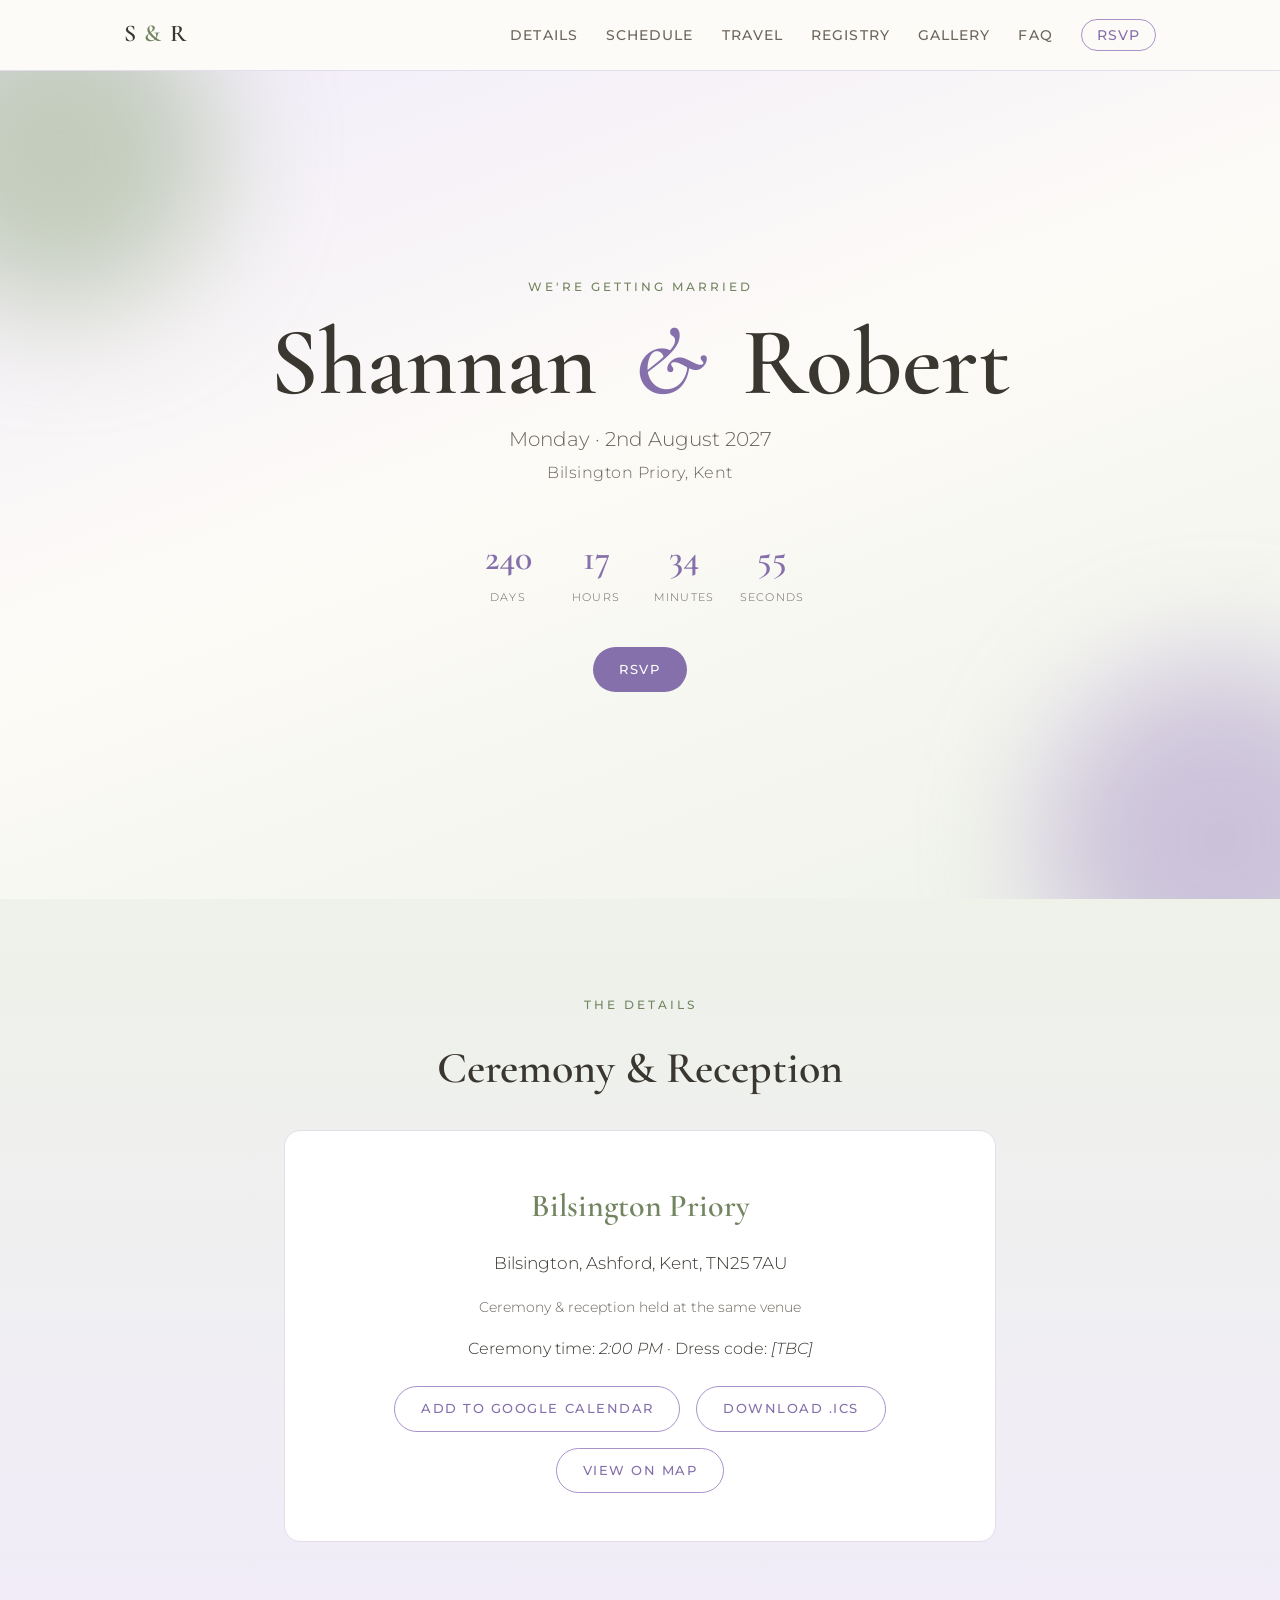
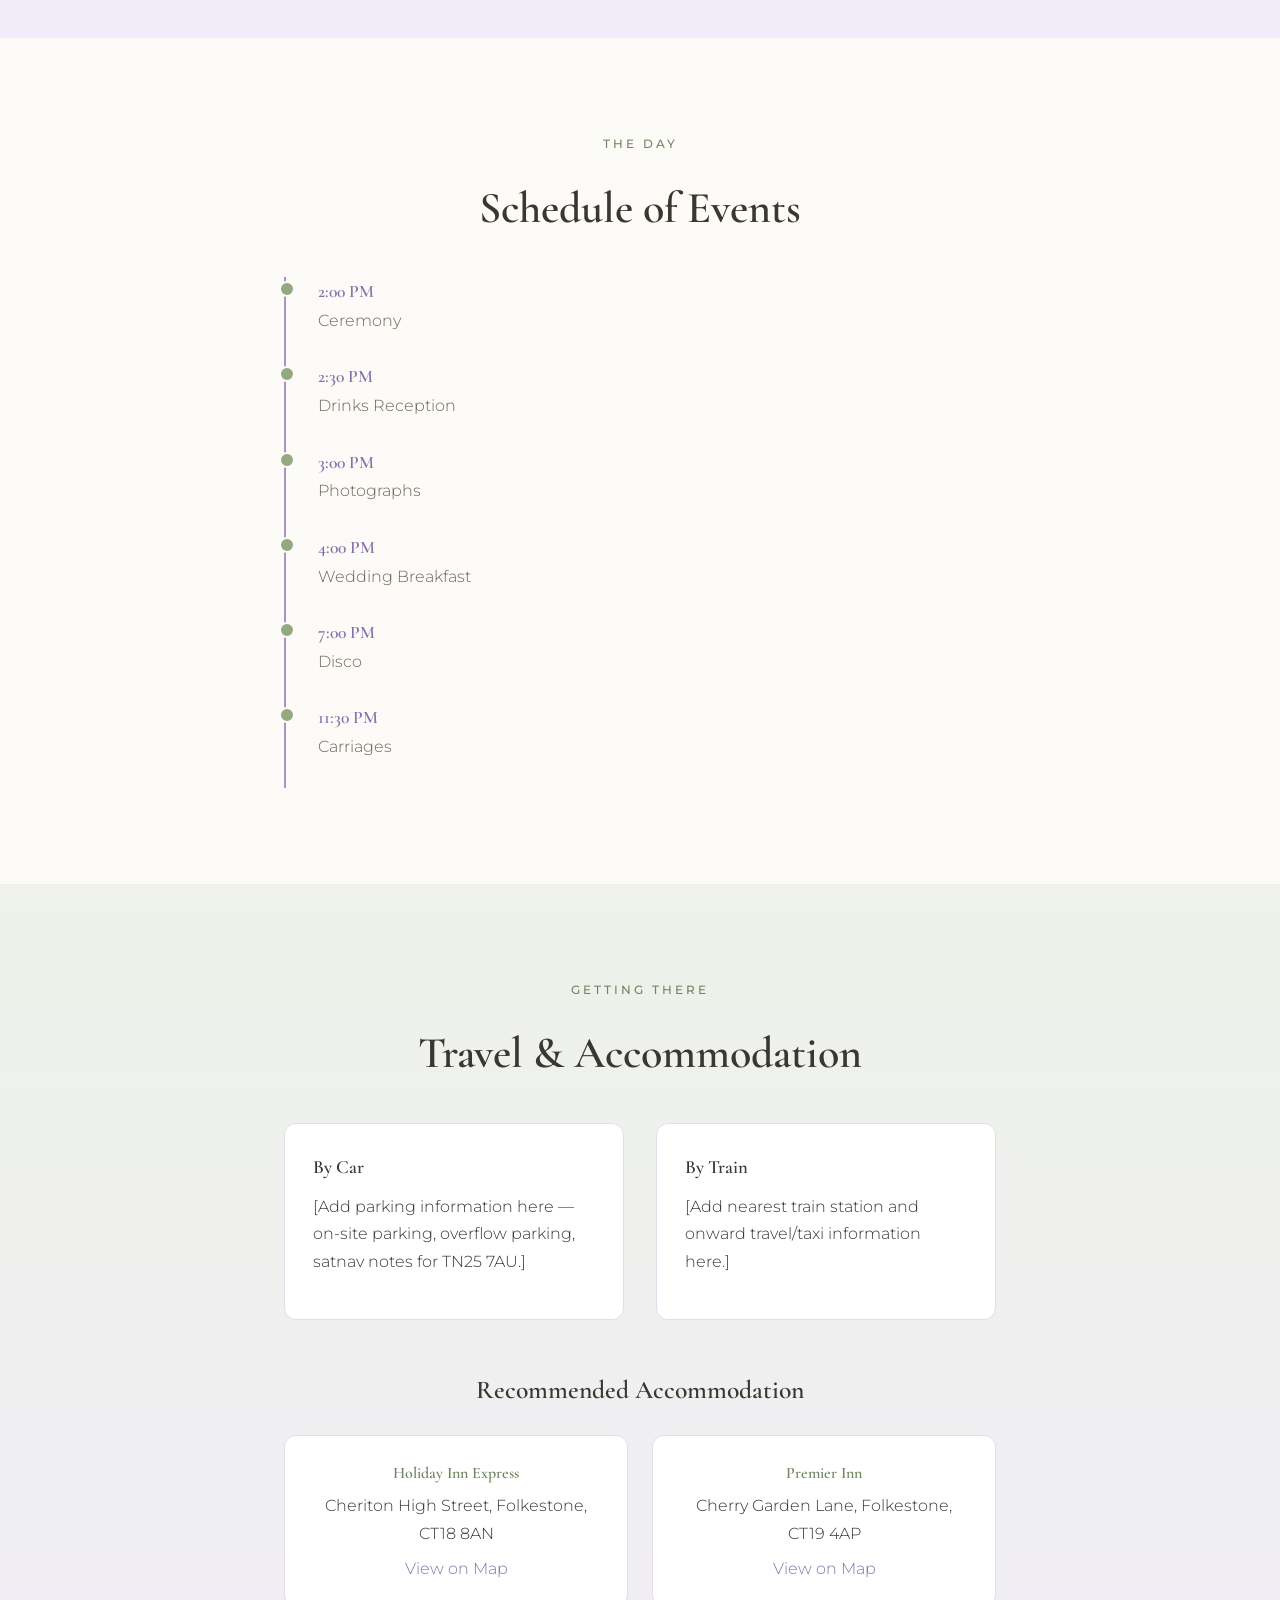
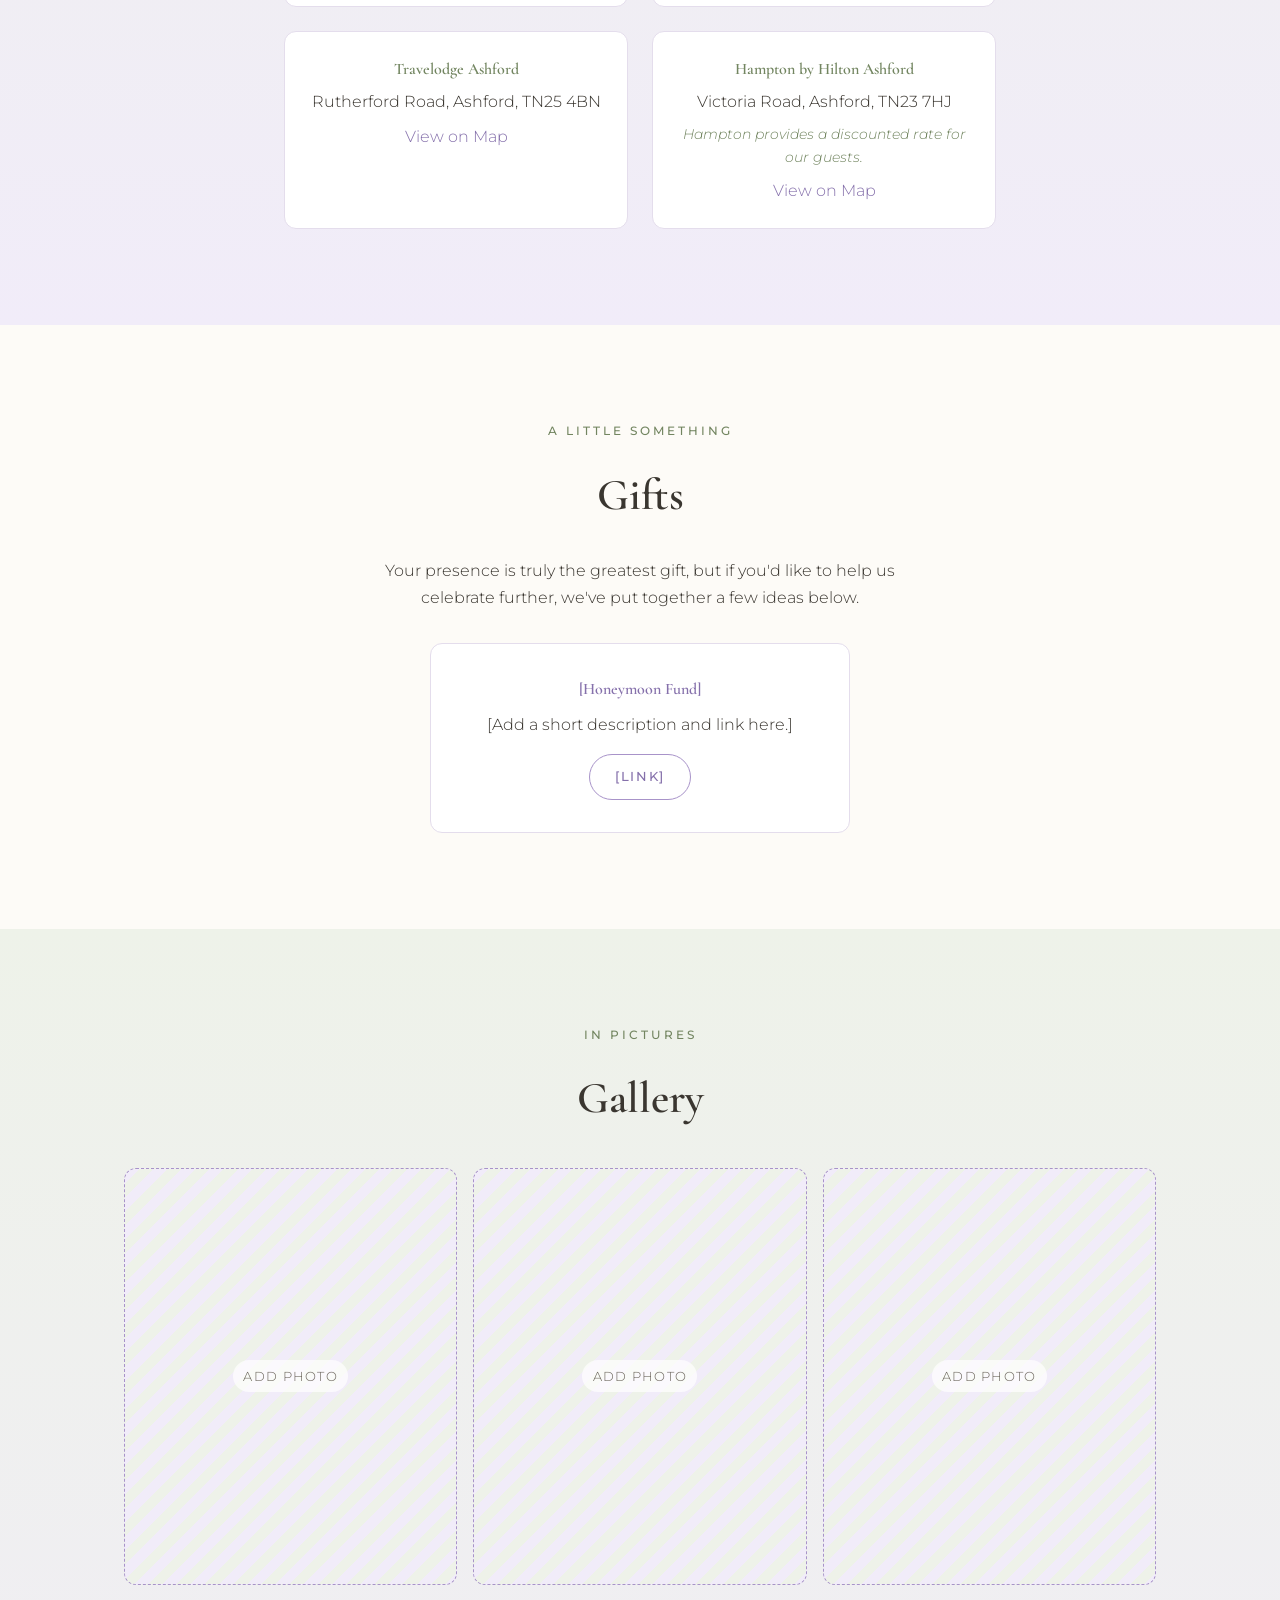
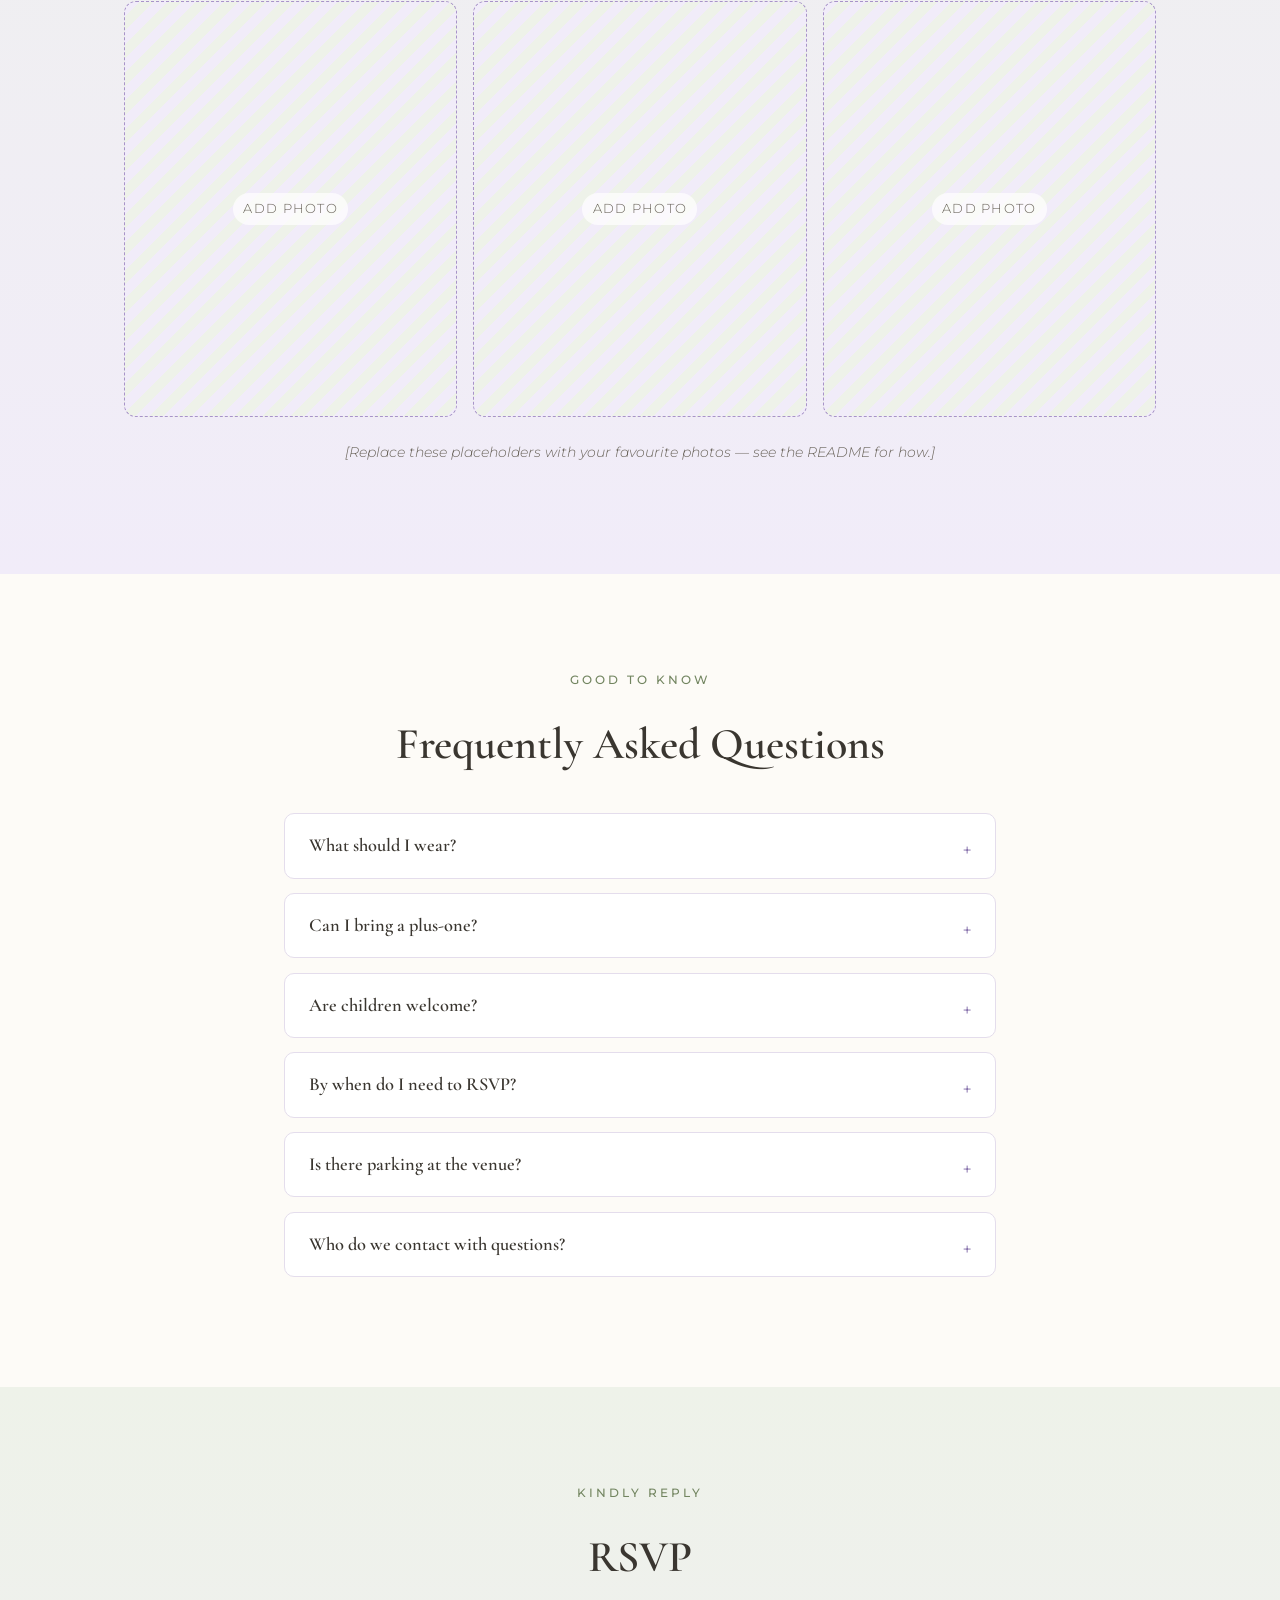
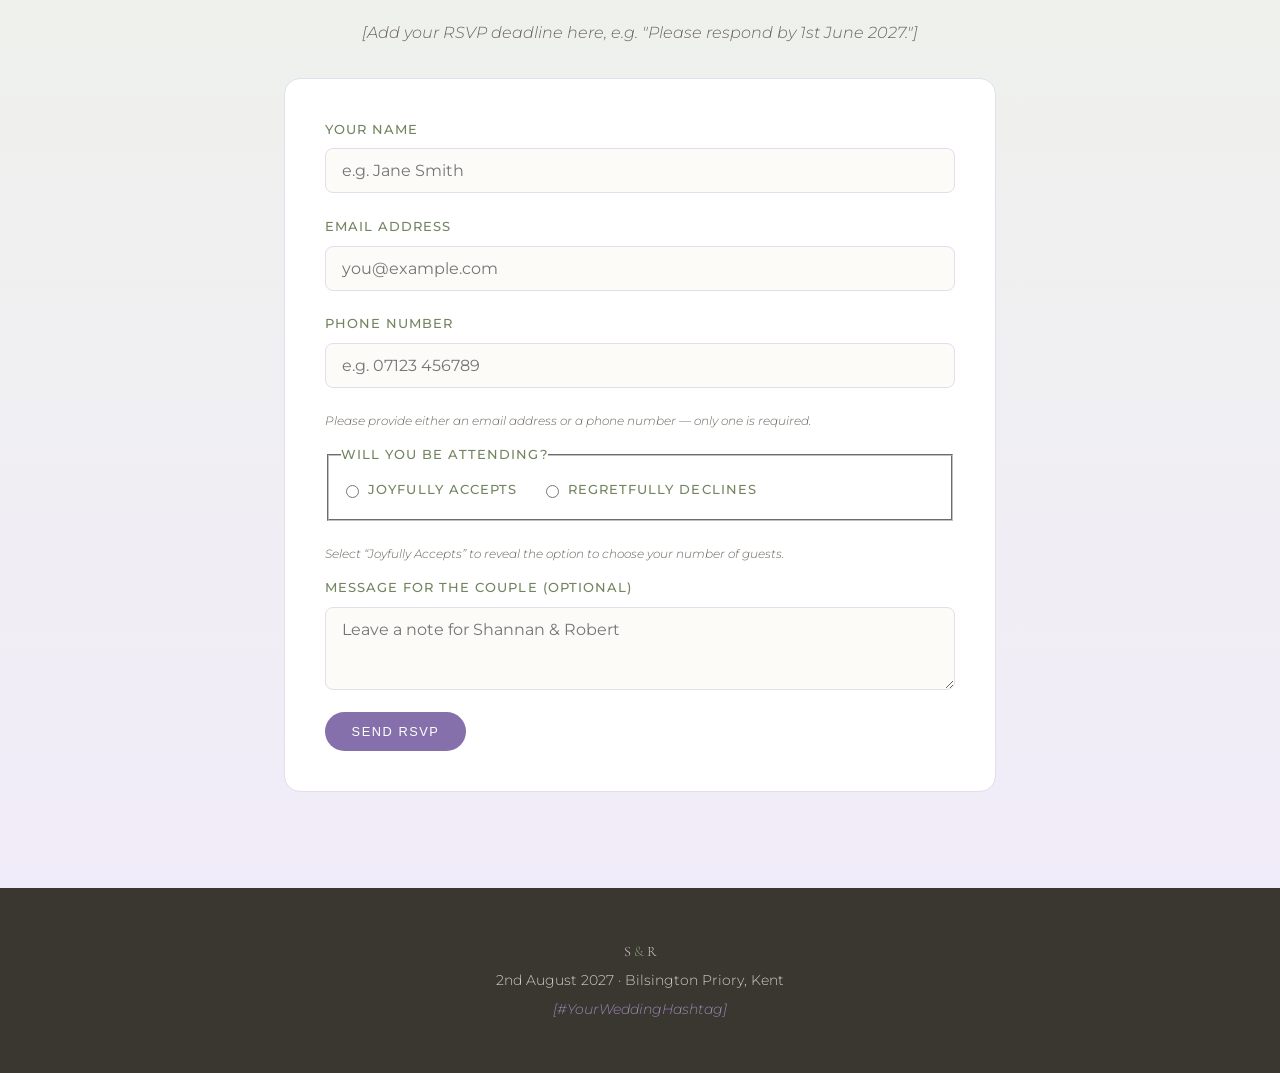
<file: index.html>
<!DOCTYPE html>
<html lang="en">
<head>
<meta charset="UTF-8">
<meta name="viewport" content="width=device-width, initial-scale=1.0">
<title>Shannan &amp; Robert | 2nd August 2027</title>
<meta name="description" content="Join us as we celebrate the wedding of Shannan &amp; Robert on Monday 2nd August 2027 at Bilsington Priory, Kent.">
<link rel="icon" href="data:image/svg+xml,%3Csvg xmlns='http://www.w3.org/2000/svg' viewBox='0 0 100 100'%3E%3Ctext y='.9em' font-size='90'%3E%F0%9F%8C%BF%3C/text%3E%3C/svg%3E">
<link rel="preconnect" href="https://fonts.googleapis.com">
<link rel="preconnect" href="https://fonts.gstatic.com" crossorigin>
<link href="https://fonts.googleapis.com/css2?family=Cormorant+Garamond:wght@400;500;600;700&family=Montserrat:wght@300;400;500;600&display=swap" rel="stylesheet">
<link rel="stylesheet" href="css/style.css">
</head>
<body>

<a class="skip-link" href="#main">Skip to content</a>

<header class="site-header" id="site-header">
  <nav class="nav container">
    <a href="#top" class="nav-monogram">S <span>&amp;</span> R</a>
    <button class="nav-toggle" id="navToggle" aria-label="Toggle navigation" aria-expanded="false">
      <span></span><span></span><span></span>
    </button>
    <ul class="nav-links" id="navLinks">
      <li><a href="#details">Details</a></li>
      <li><a href="#schedule">Schedule</a></li>
      <li><a href="#travel">Travel</a></li>
      <li><a href="#registry">Registry</a></li>
      <li><a href="#gallery">Gallery</a></li>
      <li><a href="#faq">FAQ</a></li>
      <li><a href="#rsvp" class="nav-cta">RSVP</a></li>
    </ul>
  </nav>
</header>

<main id="main">

  <!-- HERO -->
  <section class="hero" id="top">
    <div class="hero-inner">
      <p class="eyebrow">We're getting married</p>
      <h1 class="hero-names">Shannan <span class="amp">&amp;</span> Robert</h1>
      <p class="hero-date">Monday &middot; 2nd August 2027</p>
      <p class="hero-venue">Bilsington Priory, Kent</p>

      <div class="countdown" id="countdown" aria-live="polite">
        <div class="countdown-item"><span class="countdown-num" id="cd-days">00</span><span class="countdown-label">Days</span></div>
        <div class="countdown-item"><span class="countdown-num" id="cd-hours">00</span><span class="countdown-label">Hours</span></div>
        <div class="countdown-item"><span class="countdown-num" id="cd-mins">00</span><span class="countdown-label">Minutes</span></div>
        <div class="countdown-item"><span class="countdown-num" id="cd-secs">00</span><span class="countdown-label">Seconds</span></div>
      </div>

      <a href="#rsvp" class="btn btn-primary">RSVP</a>
    </div>
    <div class="hero-leaf hero-leaf-left" aria-hidden="true"></div>
    <div class="hero-leaf hero-leaf-right" aria-hidden="true"></div>
  </section>

  <!-- EVENT DETAILS -->
  <section class="section alt" id="details">
    <div class="container narrow">
      <p class="section-eyebrow">The Details</p>
      <h2 class="section-title">Ceremony &amp; Reception</h2>
      <div class="details-card">
        <h3>Bilsington Priory</h3>
        <p class="details-address">
          Bilsington, Ashford, Kent, TN25 7AU
        </p>
        <p class="details-meta">Ceremony &amp; reception held at the same venue</p>
        <p class="details-time">Ceremony time: <em>2:00 PM</em> &middot; Dress code: <em>[TBC]</em></p>

        <div class="details-actions">
          <a class="btn btn-outline" id="gcalLink" href="#" target="_blank" rel="noopener">Add to Google Calendar</a>
          <a class="btn btn-outline" href="wedding.ics" download>Download .ics</a>
          <a class="btn btn-outline" href="https://www.google.com/maps/search/?api=1&query=Bilsington+Priory+Bilsington+Ashford+Kent+TN25+7AU" target="_blank" rel="noopener">View on Map</a>
        </div>
      </div>
    </div>
  </section>

  <!-- SCHEDULE -->
  <section class="section" id="schedule">
    <div class="container narrow">
      <p class="section-eyebrow">The Day</p>
      <h2 class="section-title">Schedule of Events</h2>
      <ol class="timeline">
        <li><span class="timeline-time">2:00 PM</span><span class="timeline-event">Ceremony</span></li>
        <li><span class="timeline-time">2:30 PM</span><span class="timeline-event">Drinks Reception</span></li>
        <li><span class="timeline-time">3:00 PM</span><span class="timeline-event">Photographs</span></li>
        <li><span class="timeline-time">4:00 PM</span><span class="timeline-event">Wedding Breakfast</span></li>
        <li><span class="timeline-time">7:00 PM</span><span class="timeline-event">Disco</span></li>
        <li><span class="timeline-time">11:30 PM</span><span class="timeline-event">Carriages</span></li>
      </ol>
    </div>
  </section>

  <!-- TRAVEL & ACCOMMODATION -->
  <section class="section alt" id="travel">
    <div class="container narrow">
      <p class="section-eyebrow">Getting There</p>
      <h2 class="section-title">Travel &amp; Accommodation</h2>

      <div class="travel-grid">
        <div class="travel-block">
          <h3>By Car</h3>
          <p>[Add parking information here — on-site parking, overflow parking, satnav notes for TN25 7AU.]</p>
        </div>
        <div class="travel-block">
          <h3>By Train</h3>
          <p>[Add nearest train station and onward travel/taxi information here.]</p>
        </div>
      </div>

      <h3 class="accommodation-heading">Recommended Accommodation</h3>
      <div class="hotel-grid">
        <div class="hotel-card">
          <h4><a href="https://www.ihg.com/holidayinnexpress/hotels/us/en/folkestone/lyxfx/hoteldetail" target="_blank" rel="noopener">Holiday Inn Express</a></h4>
          <p>Cheriton High Street, Folkestone, CT18 8AN</p>
          <a href="https://www.google.com/maps/search/?api=1&query=Holiday+Inn+Express+Cheriton+High+Street+Folkestone+CT18+8AN" target="_blank" rel="noopener">View on Map</a>
        </div>
        <div class="hotel-card">
          <h4><a href="https://www.premierinn.com/gb/en/hotels/england/kent/folkestone/folkestone-channel-tunnel.html" target="_blank" rel="noopener">Premier Inn</a></h4>
          <p>Cherry Garden Lane, Folkestone, CT19 4AP</p>
          <a href="https://www.google.com/maps/search/?api=1&query=Premier+Inn+Cherry+Garden+Lane+Folkestone+CT19+4AP" target="_blank" rel="noopener">View on Map</a>
        </div>
        <div class="hotel-card">
          <h4><a href="https://www.travelodge.co.uk/hotels/4/Ashford-hotel" target="_blank" rel="noopener">Travelodge Ashford</a></h4>
          <p>Rutherford Road, Ashford, TN25 4BN</p>
          <a href="https://www.google.com/maps/search/?api=1&query=Travelodge+Ashford+Rutherford+Road+Ashford+TN25+4BN" target="_blank" rel="noopener">View on Map</a>
        </div>
        <div class="hotel-card">
          <h4><a href="https://www.hilton.com/en/hotels/qdhashx-hampton-ashford-international/" target="_blank" rel="noopener">Hampton by Hilton Ashford</a></h4>
          <p>Victoria Road, Ashford, TN23 7HJ</p>
          <p class="hotel-note">Hampton provides a discounted rate for our guests.</p>
          <a href="https://www.google.com/maps/search/?api=1&query=Hampton+by+Hilton+Ashford+Victoria+Road+Ashford+TN23+7HJ" target="_blank" rel="noopener">View on Map</a>
        </div>
      </div>
    </div>
  </section>

  <!-- REGISTRY -->
  <section class="section" id="registry">
    <div class="container narrow">
      <p class="section-eyebrow">A Little Something</p>
      <h2 class="section-title">Gifts</h2>
      <p class="registry-intro">Your presence is truly the greatest gift, but if you'd like to help us celebrate further, we've put together a few ideas below.</p>
      <div class="registry-grid">
        <div class="registry-card">
          <h4>[Honeymoon Fund]</h4>
          <p>[Add a short description and link here.]</p>
          <a class="btn btn-outline" href="#" target="_blank" rel="noopener">[Link]</a>
        </div>
      </div>
    </div>
  </section>

  <!-- GALLERY -->
  <section class="section alt" id="gallery">
    <div class="container">
      <p class="section-eyebrow">In Pictures</p>
      <h2 class="section-title">Gallery</h2>
      <div class="gallery-grid">
        <div class="gallery-item placeholder"><span>Add photo</span></div>
        <div class="gallery-item placeholder"><span>Add photo</span></div>
        <div class="gallery-item placeholder"><span>Add photo</span></div>
        <div class="gallery-item placeholder"><span>Add photo</span></div>
        <div class="gallery-item placeholder"><span>Add photo</span></div>
        <div class="gallery-item placeholder"><span>Add photo</span></div>
      </div>
      <p class="gallery-note">[Replace these placeholders with your favourite photos — see the README for how.]</p>
    </div>
  </section>

  <!-- FAQ -->
  <section class="section" id="faq">
    <div class="container narrow">
      <p class="section-eyebrow">Good to Know</p>
      <h2 class="section-title">Frequently Asked Questions</h2>
      <div class="faq-list">
        <details class="faq-item">
          <summary>What should I wear?</summary>
          <p>[Add dress code details here.]</p>
        </details>
        <details class="faq-item">
          <summary>Can I bring a plus-one?</summary>
          <p>[Add your plus-one policy here — this will be noted on individual invitations.]</p>
        </details>
        <details class="faq-item">
          <summary>Are children welcome?</summary>
          <p>[Add your policy on children attending here.]</p>
        </details>
        <details class="faq-item">
          <summary>By when do I need to RSVP?</summary>
          <p>[Add your RSVP deadline here.]</p>
        </details>
        <details class="faq-item">
          <summary>Is there parking at the venue?</summary>
          <p>[Add parking details here.]</p>
        </details>
        <details class="faq-item">
          <summary>Who do we contact with questions?</summary>
          <p>[Add a contact name, email or phone number here.]</p>
        </details>
      </div>
    </div>
  </section>

  <!-- RSVP -->
  <section class="section alt" id="rsvp">
    <div class="container narrow">
      <p class="section-eyebrow">Kindly Reply</p>
      <h2 class="section-title">RSVP</h2>
      <p class="rsvp-intro">[Add your RSVP deadline here, e.g. "Please respond by 1st June 2027."]</p>

      <form class="rsvp-form" id="rsvpForm" action="https://formspree.io/f/mkjwakvv" method="POST">
        <input type="hidden" name="RSVP Type" value="Day Guest">

        <div class="form-row">
          <label for="fullName">Your Name</label>
          <input type="text" id="fullName" name="Guest 1 Name" placeholder="e.g. Jane Smith" required>
        </div>

        <div class="form-row">
          <label for="email">Email Address</label>
          <input type="email" id="email" name="Email" placeholder="you@example.com">
        </div>

        <div class="form-row">
          <label for="phone">Phone Number</label>
          <input type="tel" id="phone" name="Phone Number" placeholder="e.g. 07123 456789">
        </div>
        <p class="form-note">Please provide either an email address or a phone number &mdash; only one is required.</p>

        <fieldset class="form-row">
          <legend>Will you be attending?</legend>
          <div class="radio-group">
            <label class="radio-label"><input type="radio" name="Attending" value="Joyfully Accepts" required> Joyfully Accepts</label>
            <label class="radio-label"><input type="radio" name="Attending" value="Regretfully Declines" required> Regretfully Declines</label>
          </div>
        </fieldset>
        <p class="form-note">Select &ldquo;Joyfully Accepts&rdquo; to reveal the option to choose your number of guests.</p>

        <div id="attendingFields" class="attending-fields hidden">
          <div class="form-row">
            <label for="guestCount">Number of Guests (including yourself)</label>
            <select id="guestCount" name="Guest Count">
              <option value="1">1</option>
              <option value="2">2</option>
              <option value="3">3</option>
              <option value="4">4</option>
            </select>
          </div>

          <div class="form-row guest-extra-row hidden" data-guest="2">
            <label for="guestName2">Guest 2 Name</label>
            <input type="text" id="guestName2" name="Guest 2 Name" placeholder="Guest 2 full name" disabled>
          </div>
          <div class="form-row guest-extra-row hidden" data-guest="3">
            <label for="guestName3">Guest 3 Name</label>
            <input type="text" id="guestName3" name="Guest 3 Name" placeholder="Guest 3 full name" disabled>
          </div>
          <div class="form-row guest-extra-row hidden" data-guest="4">
            <label for="guestName4">Guest 4 Name</label>
            <input type="text" id="guestName4" name="Guest 4 Name" placeholder="Guest 4 full name" disabled>
          </div>

          <div class="guest-food-block" data-guest="1">
            <h4 class="guest-food-heading">Guest 1 &ndash; Food Choices</h4>
            <div class="form-row">
              <label for="starter1">Starter</label>
              <select id="starter1" name="Guest 1 Starter">
                <option value="[Starter Option 1]">[Starter Option 1]</option>
                <option value="[Starter Option 2]">[Starter Option 2]</option>
                <option value="[Starter Option 3]">[Starter Option 3]</option>
              </select>
            </div>
            <div class="form-row">
              <label for="main1">Main</label>
              <select id="main1" name="Guest 1 Main">
                <option value="Chicken">Chicken</option>
                <option value="Fish">Fish</option>
                <option value="Vegetarian">Vegetarian</option>
                <option value="Vegan">Vegan</option>
              </select>
            </div>
            <div class="form-row">
              <label for="dessert1">Dessert</label>
              <select id="dessert1" name="Guest 1 Dessert">
                <option value="[Dessert Option 1]">[Dessert Option 1]</option>
                <option value="[Dessert Option 2]">[Dessert Option 2]</option>
                <option value="[Dessert Option 3]">[Dessert Option 3]</option>
              </select>
            </div>
            <div class="form-row">
              <label for="dietaryRestrictions1">Dietary Restrictions</label>
              <select id="dietaryRestrictions1" name="Guest 1 Dietary Restrictions">
                <option value="None">None</option>
                <option value="Vegetarian">Vegetarian</option>
                <option value="Vegan">Vegan</option>
                <option value="Pescatarian">Pescatarian</option>
                <option value="Halal">Halal</option>
                <option value="Kosher">Kosher</option>
                <option value="Other">Other (please contact us)</option>
              </select>
            </div>
            <div class="form-row">
              <label for="allergies1">Allergies</label>
              <select id="allergies1" name="Guest 1 Allergies">
                <option value="None">None</option>
                <option value="Nuts">Nuts</option>
                <option value="Gluten">Gluten</option>
                <option value="Dairy">Dairy</option>
                <option value="Shellfish">Shellfish</option>
                <option value="Eggs">Eggs</option>
                <option value="Other">Other (please contact us)</option>
              </select>
            </div>
            <div class="form-row">
              <label for="specialReq1">Special Requirements</label>
              <select id="specialReq1" name="Guest 1 Special Requirements">
                <option value="None">None</option>
                <option value="Wheelchair Access">Wheelchair Access</option>
                <option value="High Chair Needed">High Chair Needed</option>
                <option value="Step-Free Access">Step-Free Access</option>
                <option value="Other">Other (please contact us)</option>
              </select>
            </div>
          </div>

          <div class="guest-food-block hidden" data-guest="2">
            <h4 class="guest-food-heading">Guest 2 &ndash; Food Choices</h4>
            <div class="form-row">
              <label for="starter2">Starter</label>
              <select id="starter2" name="Guest 2 Starter" disabled>
                <option value="[Starter Option 1]">[Starter Option 1]</option>
                <option value="[Starter Option 2]">[Starter Option 2]</option>
                <option value="[Starter Option 3]">[Starter Option 3]</option>
              </select>
            </div>
            <div class="form-row">
              <label for="main2">Main</label>
              <select id="main2" name="Guest 2 Main" disabled>
                <option value="Chicken">Chicken</option>
                <option value="Fish">Fish</option>
                <option value="Vegetarian">Vegetarian</option>
                <option value="Vegan">Vegan</option>
              </select>
            </div>
            <div class="form-row">
              <label for="dessert2">Dessert</label>
              <select id="dessert2" name="Guest 2 Dessert" disabled>
                <option value="[Dessert Option 1]">[Dessert Option 1]</option>
                <option value="[Dessert Option 2]">[Dessert Option 2]</option>
                <option value="[Dessert Option 3]">[Dessert Option 3]</option>
              </select>
            </div>
            <div class="form-row">
              <label for="dietaryRestrictions2">Dietary Restrictions</label>
              <select id="dietaryRestrictions2" name="Guest 2 Dietary Restrictions" disabled>
                <option value="None">None</option>
                <option value="Vegetarian">Vegetarian</option>
                <option value="Vegan">Vegan</option>
                <option value="Pescatarian">Pescatarian</option>
                <option value="Halal">Halal</option>
                <option value="Kosher">Kosher</option>
                <option value="Other">Other (please contact us)</option>
              </select>
            </div>
            <div class="form-row">
              <label for="allergies2">Allergies</label>
              <select id="allergies2" name="Guest 2 Allergies" disabled>
                <option value="None">None</option>
                <option value="Nuts">Nuts</option>
                <option value="Gluten">Gluten</option>
                <option value="Dairy">Dairy</option>
                <option value="Shellfish">Shellfish</option>
                <option value="Eggs">Eggs</option>
                <option value="Other">Other (please contact us)</option>
              </select>
            </div>
            <div class="form-row">
              <label for="specialReq2">Special Requirements</label>
              <select id="specialReq2" name="Guest 2 Special Requirements" disabled>
                <option value="None">None</option>
                <option value="Wheelchair Access">Wheelchair Access</option>
                <option value="High Chair Needed">High Chair Needed</option>
                <option value="Step-Free Access">Step-Free Access</option>
                <option value="Other">Other (please contact us)</option>
              </select>
            </div>
          </div>

          <div class="guest-food-block hidden" data-guest="3">
            <h4 class="guest-food-heading">Guest 3 &ndash; Food Choices</h4>
            <div class="form-row">
              <label for="starter3">Starter</label>
              <select id="starter3" name="Guest 3 Starter" disabled>
                <option value="[Starter Option 1]">[Starter Option 1]</option>
                <option value="[Starter Option 2]">[Starter Option 2]</option>
                <option value="[Starter Option 3]">[Starter Option 3]</option>
              </select>
            </div>
            <div class="form-row">
              <label for="main3">Main</label>
              <select id="main3" name="Guest 3 Main" disabled>
                <option value="Chicken">Chicken</option>
                <option value="Fish">Fish</option>
                <option value="Vegetarian">Vegetarian</option>
                <option value="Vegan">Vegan</option>
              </select>
            </div>
            <div class="form-row">
              <label for="dessert3">Dessert</label>
              <select id="dessert3" name="Guest 3 Dessert" disabled>
                <option value="[Dessert Option 1]">[Dessert Option 1]</option>
                <option value="[Dessert Option 2]">[Dessert Option 2]</option>
                <option value="[Dessert Option 3]">[Dessert Option 3]</option>
              </select>
            </div>
            <div class="form-row">
              <label for="dietaryRestrictions3">Dietary Restrictions</label>
              <select id="dietaryRestrictions3" name="Guest 3 Dietary Restrictions" disabled>
                <option value="None">None</option>
                <option value="Vegetarian">Vegetarian</option>
                <option value="Vegan">Vegan</option>
                <option value="Pescatarian">Pescatarian</option>
                <option value="Halal">Halal</option>
                <option value="Kosher">Kosher</option>
                <option value="Other">Other (please contact us)</option>
              </select>
            </div>
            <div class="form-row">
              <label for="allergies3">Allergies</label>
              <select id="allergies3" name="Guest 3 Allergies" disabled>
                <option value="None">None</option>
                <option value="Nuts">Nuts</option>
                <option value="Gluten">Gluten</option>
                <option value="Dairy">Dairy</option>
                <option value="Shellfish">Shellfish</option>
                <option value="Eggs">Eggs</option>
                <option value="Other">Other (please contact us)</option>
              </select>
            </div>
            <div class="form-row">
              <label for="specialReq3">Special Requirements</label>
              <select id="specialReq3" name="Guest 3 Special Requirements" disabled>
                <option value="None">None</option>
                <option value="Wheelchair Access">Wheelchair Access</option>
                <option value="High Chair Needed">High Chair Needed</option>
                <option value="Step-Free Access">Step-Free Access</option>
                <option value="Other">Other (please contact us)</option>
              </select>
            </div>
          </div>

          <div class="guest-food-block hidden" data-guest="4">
            <h4 class="guest-food-heading">Guest 4 &ndash; Food Choices</h4>
            <div class="form-row">
              <label for="starter4">Starter</label>
              <select id="starter4" name="Guest 4 Starter" disabled>
                <option value="[Starter Option 1]">[Starter Option 1]</option>
                <option value="[Starter Option 2]">[Starter Option 2]</option>
                <option value="[Starter Option 3]">[Starter Option 3]</option>
              </select>
            </div>
            <div class="form-row">
              <label for="main4">Main</label>
              <select id="main4" name="Guest 4 Main" disabled>
                <option value="Chicken">Chicken</option>
                <option value="Fish">Fish</option>
                <option value="Vegetarian">Vegetarian</option>
                <option value="Vegan">Vegan</option>
              </select>
            </div>
            <div class="form-row">
              <label for="dessert4">Dessert</label>
              <select id="dessert4" name="Guest 4 Dessert" disabled>
                <option value="[Dessert Option 1]">[Dessert Option 1]</option>
                <option value="[Dessert Option 2]">[Dessert Option 2]</option>
                <option value="[Dessert Option 3]">[Dessert Option 3]</option>
              </select>
            </div>
            <div class="form-row">
              <label for="dietaryRestrictions4">Dietary Restrictions</label>
              <select id="dietaryRestrictions4" name="Guest 4 Dietary Restrictions" disabled>
                <option value="None">None</option>
                <option value="Vegetarian">Vegetarian</option>
                <option value="Vegan">Vegan</option>
                <option value="Pescatarian">Pescatarian</option>
                <option value="Halal">Halal</option>
                <option value="Kosher">Kosher</option>
                <option value="Other">Other (please contact us)</option>
              </select>
            </div>
            <div class="form-row">
              <label for="allergies4">Allergies</label>
              <select id="allergies4" name="Guest 4 Allergies" disabled>
                <option value="None">None</option>
                <option value="Nuts">Nuts</option>
                <option value="Gluten">Gluten</option>
                <option value="Dairy">Dairy</option>
                <option value="Shellfish">Shellfish</option>
                <option value="Eggs">Eggs</option>
                <option value="Other">Other (please contact us)</option>
              </select>
            </div>
            <div class="form-row">
              <label for="specialReq4">Special Requirements</label>
              <select id="specialReq4" name="Guest 4 Special Requirements" disabled>
                <option value="None">None</option>
                <option value="Wheelchair Access">Wheelchair Access</option>
                <option value="High Chair Needed">High Chair Needed</option>
                <option value="Step-Free Access">Step-Free Access</option>
                <option value="Other">Other (please contact us)</option>
              </select>
            </div>
          </div>
        </div>

        <div class="form-row">
          <label for="message">Message for the Couple (optional)</label>
          <textarea id="message" name="Message" rows="3" placeholder="Leave a note for Shannan &amp; Robert"></textarea>
        </div>

        <button type="submit" class="btn btn-primary">Send RSVP</button>
      </form>
    </div>
  </section>

</main>

<footer class="site-footer">
  <p class="footer-monogram">S <span>&amp;</span> R</p>
  <p>2nd August 2027 &middot; Bilsington Priory, Kent</p>
  <p class="footer-hashtag">[#YourWeddingHashtag]</p>
</footer>

<script src="js/script.js"></script>
</body>
</html>
</file>
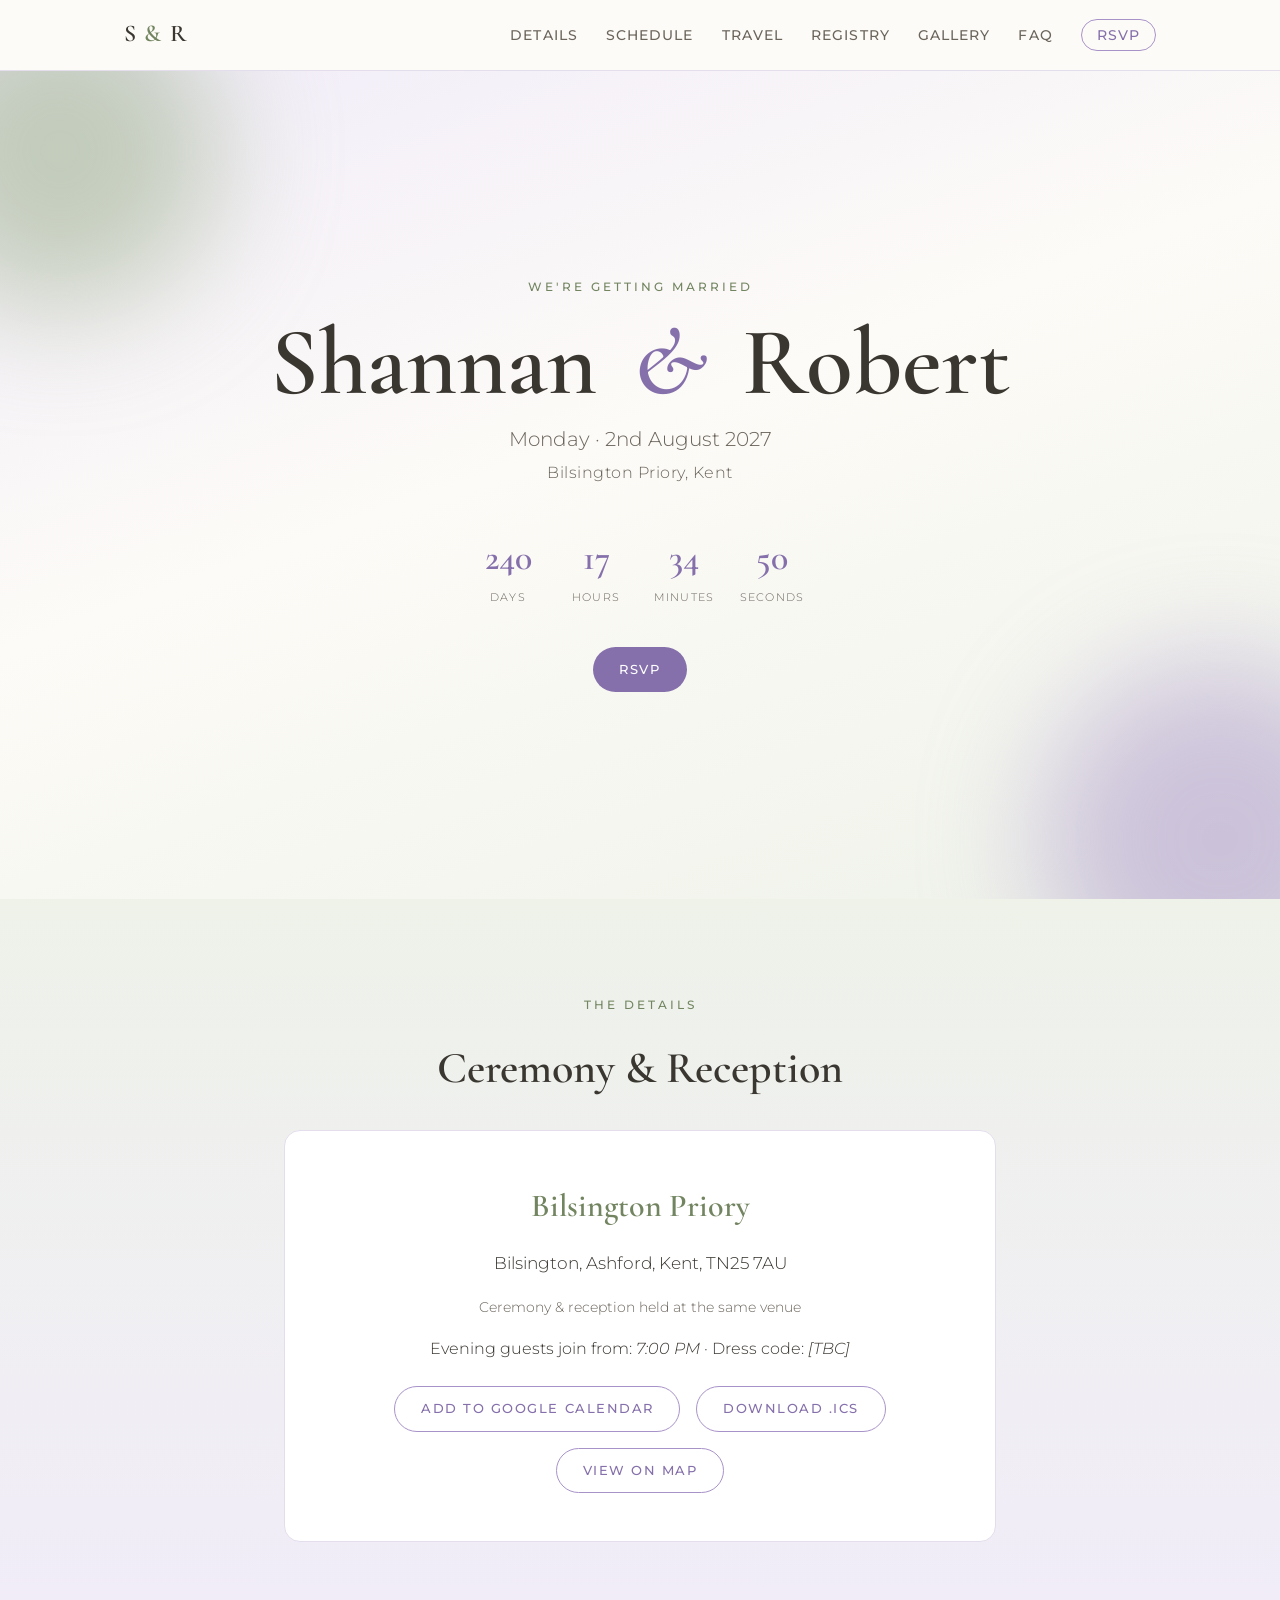
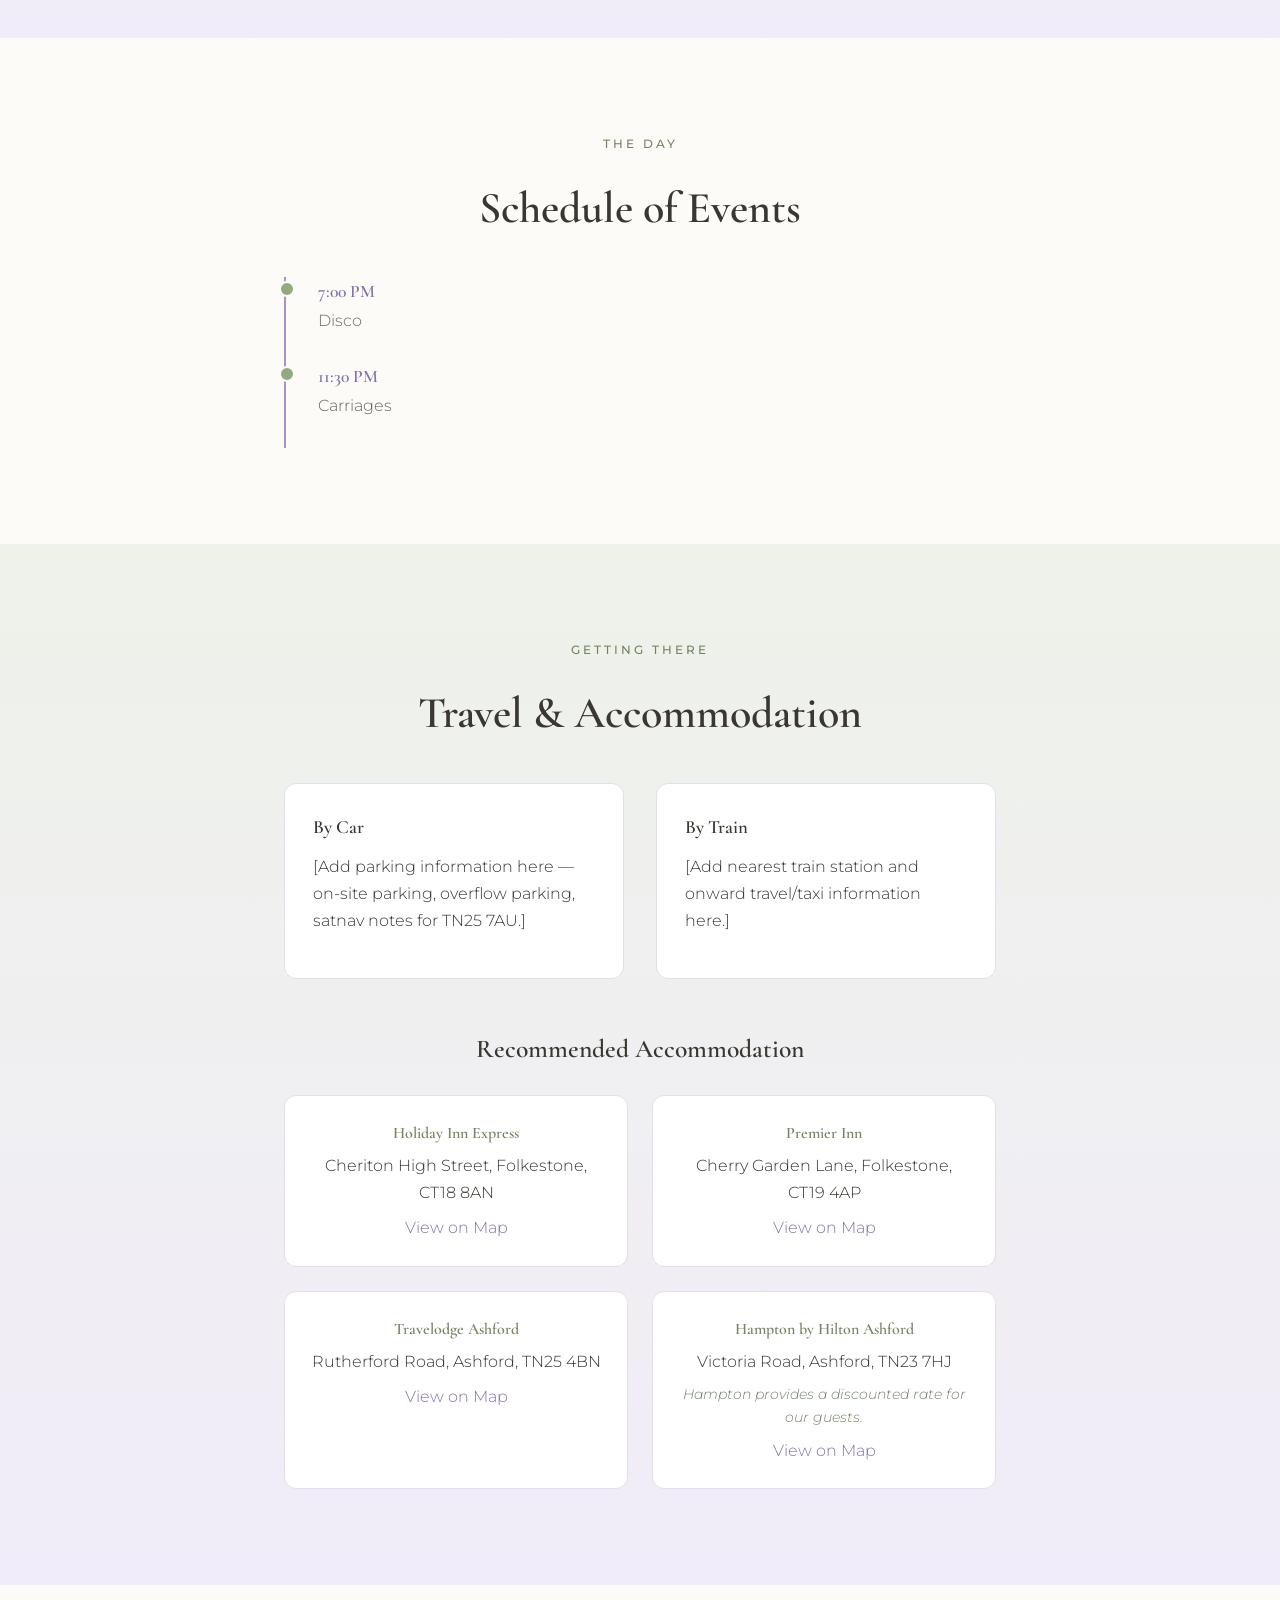
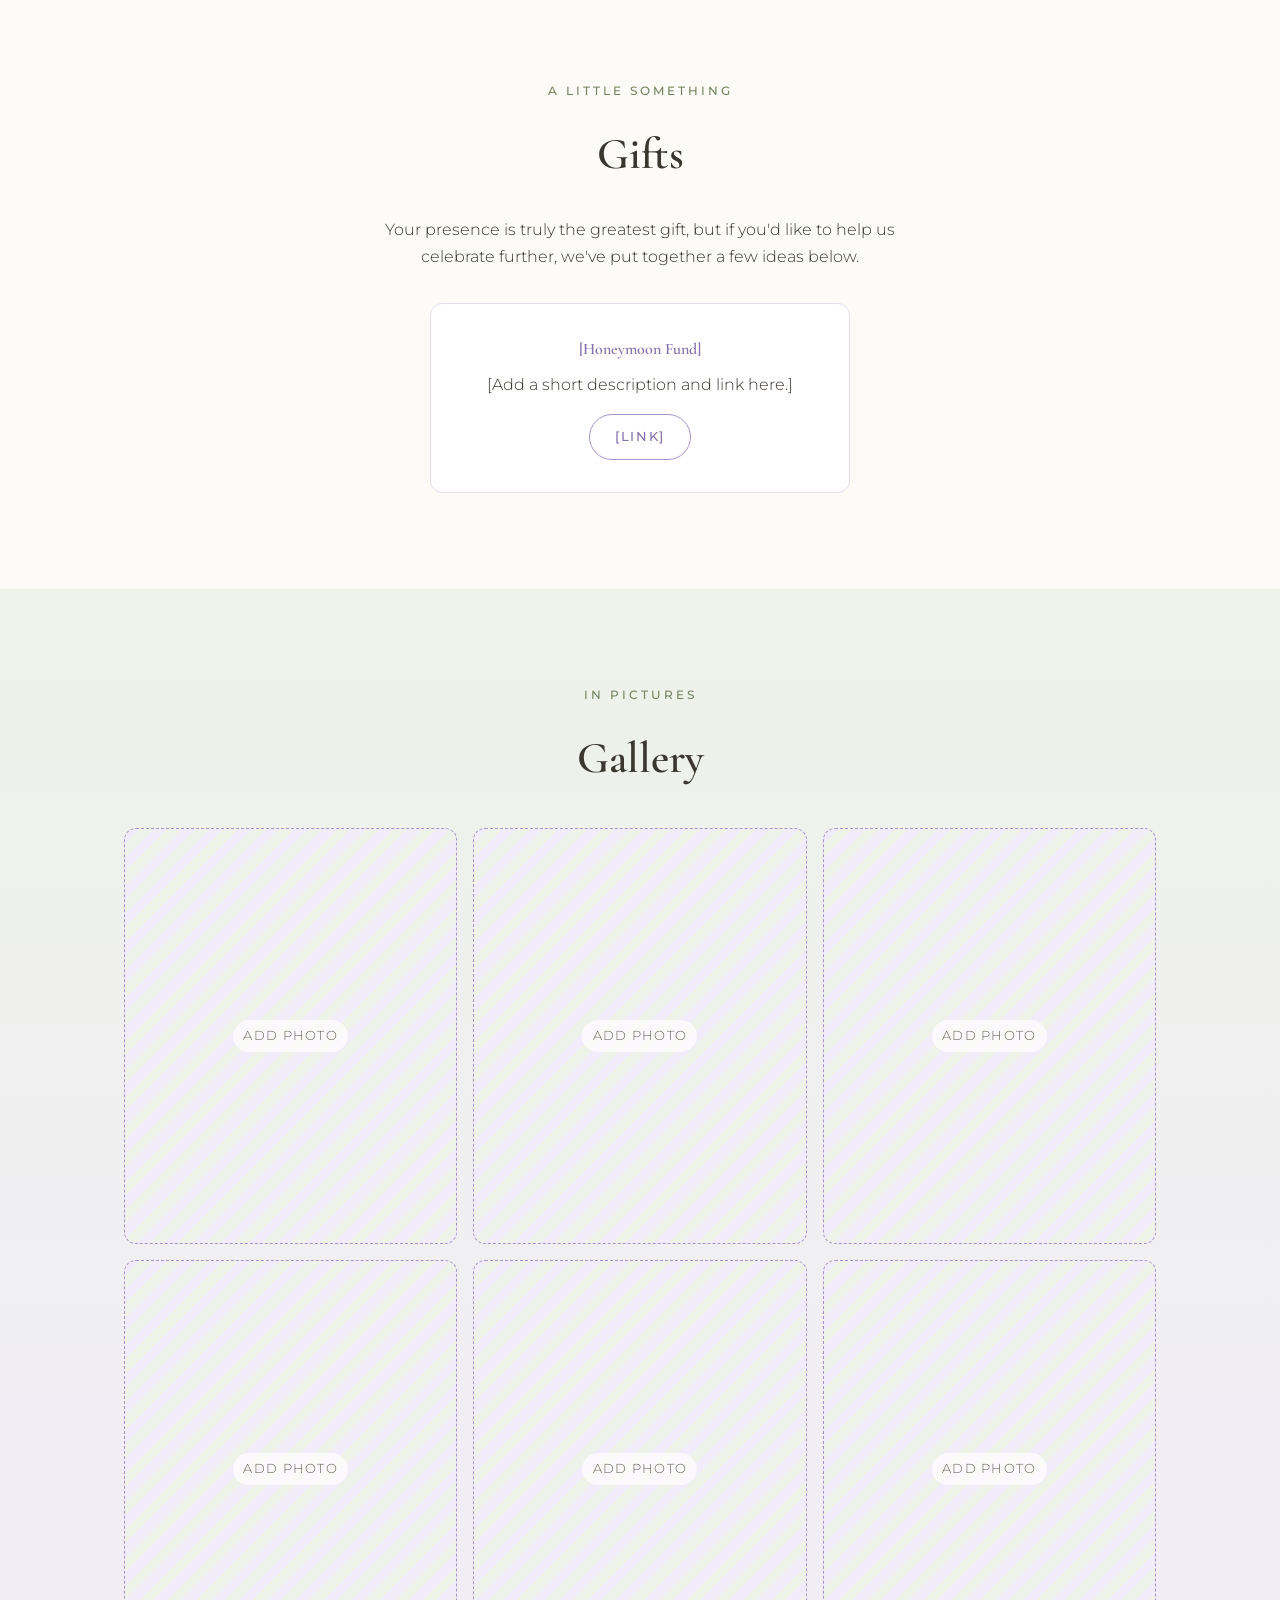
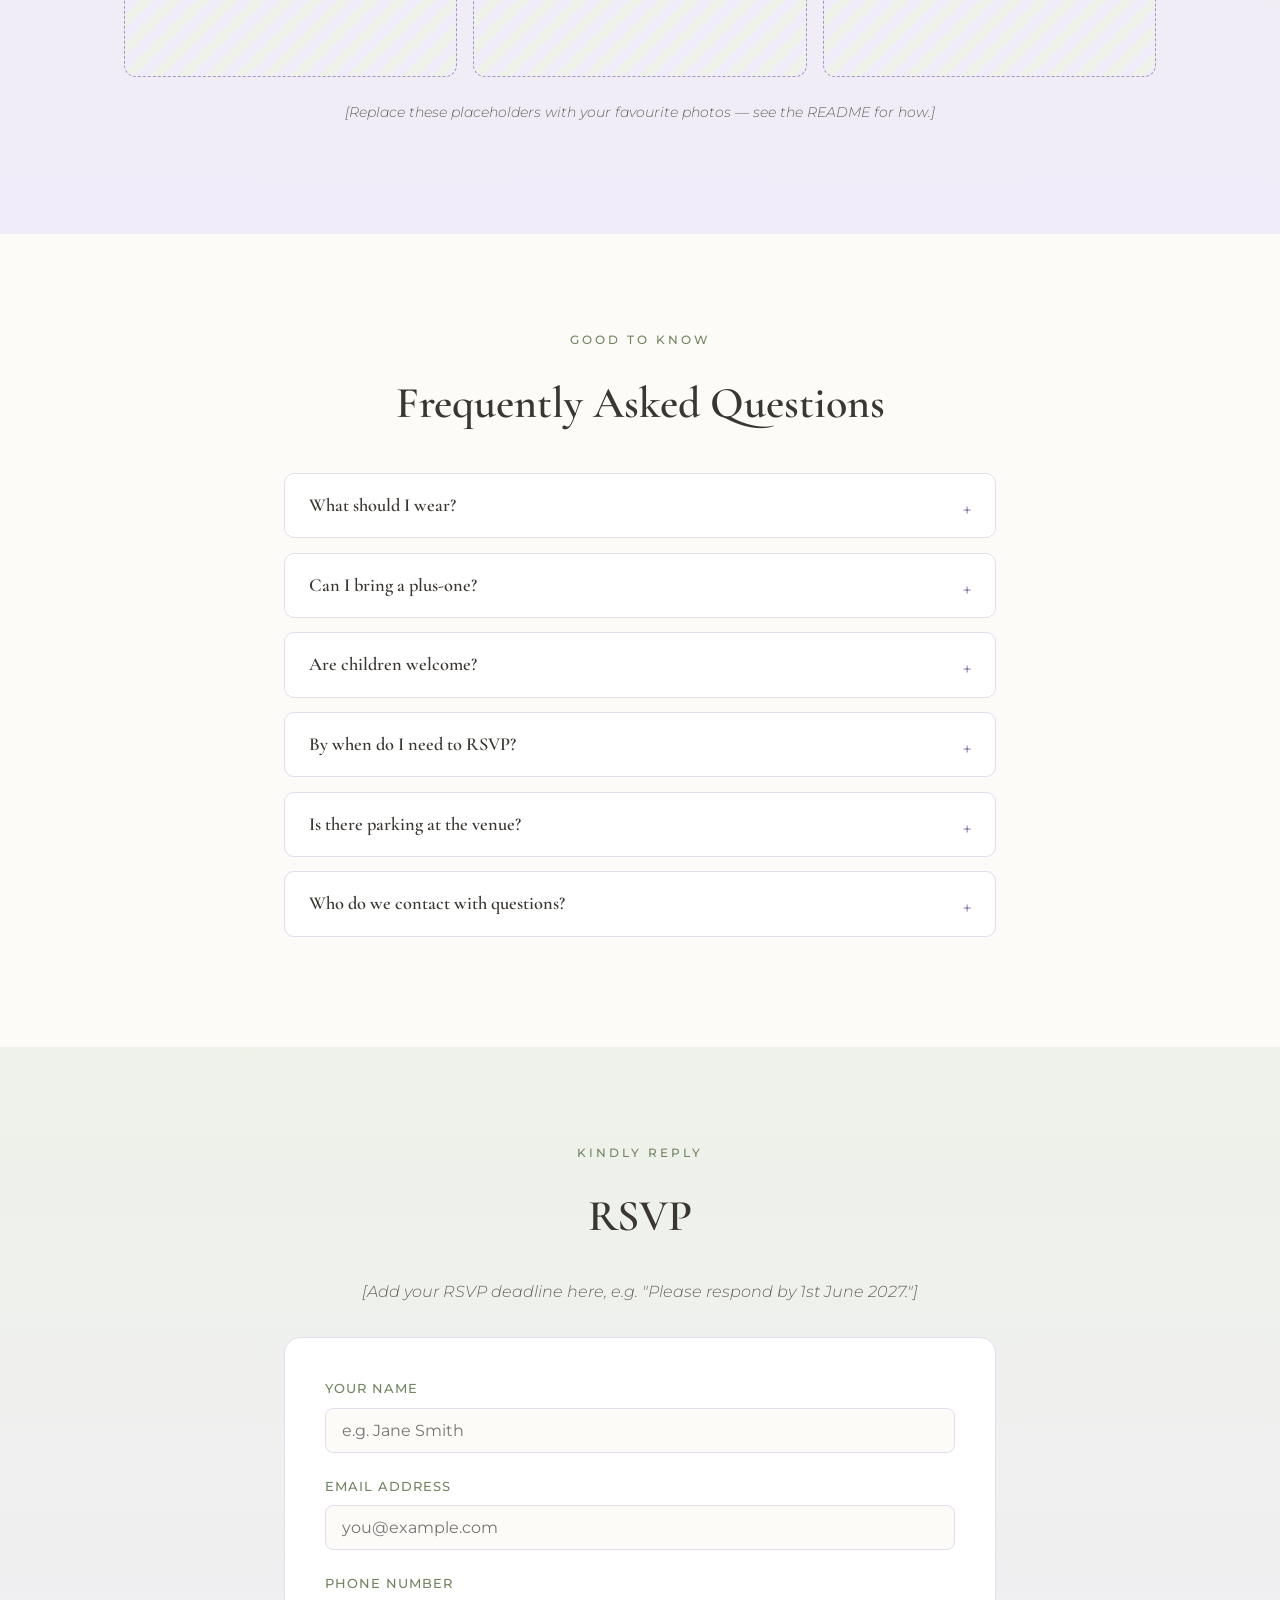
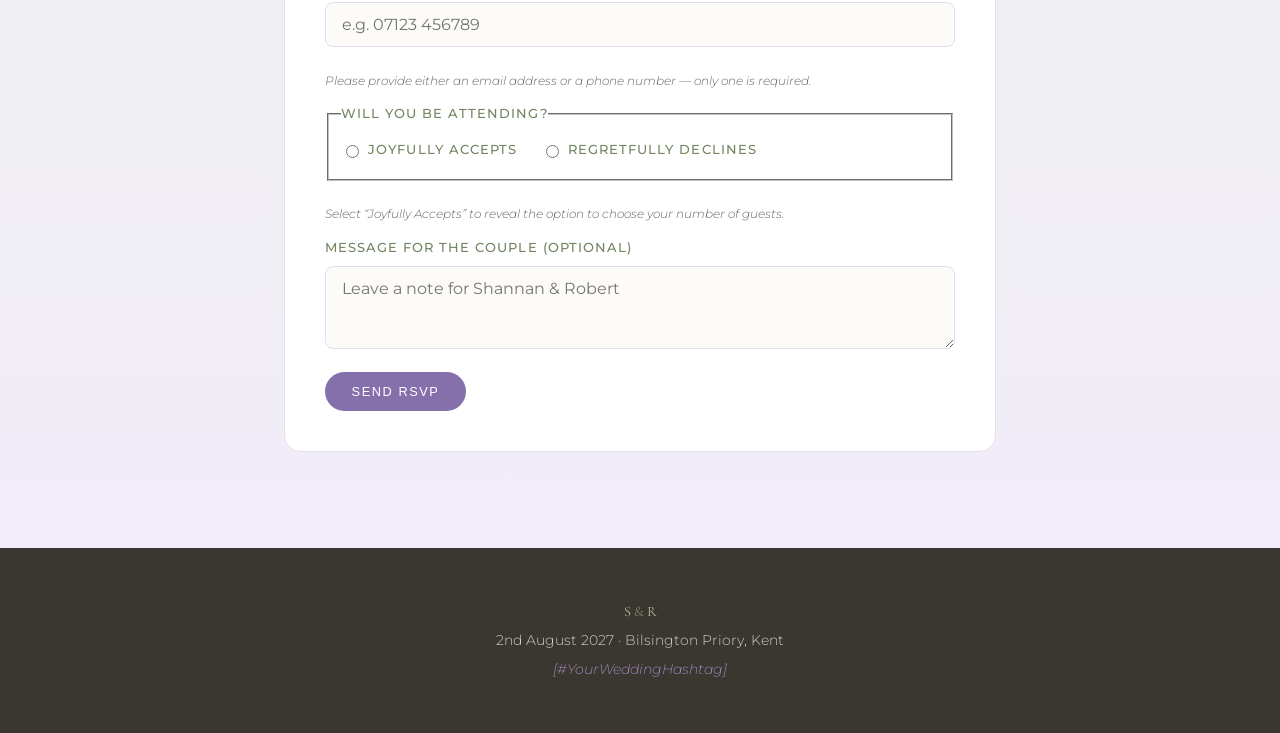
<file: evening.html>
<!DOCTYPE html>
<html lang="en">
<head>
<meta charset="UTF-8">
<meta name="viewport" content="width=device-width, initial-scale=1.0">
<title>Shannan &amp; Robert | 2nd August 2027</title>
<meta name="description" content="Join us as we celebrate the wedding of Shannan &amp; Robert on Monday 2nd August 2027 at Bilsington Priory, Kent.">
<link rel="icon" href="data:image/svg+xml,%3Csvg xmlns='http://www.w3.org/2000/svg' viewBox='0 0 100 100'%3E%3Ctext y='.9em' font-size='90'%3E%F0%9F%8C%BF%3C/text%3E%3C/svg%3E">
<link rel="preconnect" href="https://fonts.googleapis.com">
<link rel="preconnect" href="https://fonts.gstatic.com" crossorigin>
<link href="https://fonts.googleapis.com/css2?family=Cormorant+Garamond:wght@400;500;600;700&family=Montserrat:wght@300;400;500;600&display=swap" rel="stylesheet">
<link rel="stylesheet" href="css/style.css">
</head>
<body>

<a class="skip-link" href="#main">Skip to content</a>

<header class="site-header" id="site-header">
  <nav class="nav container">
    <a href="#top" class="nav-monogram">S <span>&amp;</span> R</a>
    <button class="nav-toggle" id="navToggle" aria-label="Toggle navigation" aria-expanded="false">
      <span></span><span></span><span></span>
    </button>
    <ul class="nav-links" id="navLinks">
      <li><a href="#details">Details</a></li>
      <li><a href="#schedule">Schedule</a></li>
      <li><a href="#travel">Travel</a></li>
      <li><a href="#registry">Registry</a></li>
      <li><a href="#gallery">Gallery</a></li>
      <li><a href="#faq">FAQ</a></li>
      <li><a href="#rsvp" class="nav-cta">RSVP</a></li>
    </ul>
  </nav>
</header>

<main id="main">

  <!-- HERO -->
  <section class="hero" id="top">
    <div class="hero-inner">
      <p class="eyebrow">We're getting married</p>
      <h1 class="hero-names">Shannan <span class="amp">&amp;</span> Robert</h1>
      <p class="hero-date">Monday &middot; 2nd August 2027</p>
      <p class="hero-venue">Bilsington Priory, Kent</p>

      <div class="countdown" id="countdown" aria-live="polite">
        <div class="countdown-item"><span class="countdown-num" id="cd-days">00</span><span class="countdown-label">Days</span></div>
        <div class="countdown-item"><span class="countdown-num" id="cd-hours">00</span><span class="countdown-label">Hours</span></div>
        <div class="countdown-item"><span class="countdown-num" id="cd-mins">00</span><span class="countdown-label">Minutes</span></div>
        <div class="countdown-item"><span class="countdown-num" id="cd-secs">00</span><span class="countdown-label">Seconds</span></div>
      </div>

      <a href="#rsvp" class="btn btn-primary">RSVP</a>
    </div>
    <div class="hero-leaf hero-leaf-left" aria-hidden="true"></div>
    <div class="hero-leaf hero-leaf-right" aria-hidden="true"></div>
  </section>

  <!-- EVENT DETAILS -->
  <section class="section alt" id="details">
    <div class="container narrow">
      <p class="section-eyebrow">The Details</p>
      <h2 class="section-title">Ceremony &amp; Reception</h2>
      <div class="details-card">
        <h3>Bilsington Priory</h3>
        <p class="details-address">
          Bilsington, Ashford, Kent, TN25 7AU
        </p>
        <p class="details-meta">Ceremony &amp; reception held at the same venue</p>
        <p class="details-time">Evening guests join from: <em>7:00 PM</em> &middot; Dress code: <em>[TBC]</em></p>

        <div class="details-actions">
          <a class="btn btn-outline" id="gcalLink" href="#" target="_blank" rel="noopener">Add to Google Calendar</a>
          <a class="btn btn-outline" href="wedding.ics" download>Download .ics</a>
          <a class="btn btn-outline" href="https://www.google.com/maps/search/?api=1&query=Bilsington+Priory+Bilsington+Ashford+Kent+TN25+7AU" target="_blank" rel="noopener">View on Map</a>
        </div>
      </div>
    </div>
  </section>

  <!-- SCHEDULE -->
  <section class="section" id="schedule">
    <div class="container narrow">
      <p class="section-eyebrow">The Day</p>
      <h2 class="section-title">Schedule of Events</h2>
      <ol class="timeline">
        <li><span class="timeline-time">7:00 PM</span><span class="timeline-event">Disco</span></li>
        <li><span class="timeline-time">11:30 PM</span><span class="timeline-event">Carriages</span></li>
      </ol>
    </div>
  </section>

  <!-- TRAVEL & ACCOMMODATION -->
  <section class="section alt" id="travel">
    <div class="container narrow">
      <p class="section-eyebrow">Getting There</p>
      <h2 class="section-title">Travel &amp; Accommodation</h2>

      <div class="travel-grid">
        <div class="travel-block">
          <h3>By Car</h3>
          <p>[Add parking information here — on-site parking, overflow parking, satnav notes for TN25 7AU.]</p>
        </div>
        <div class="travel-block">
          <h3>By Train</h3>
          <p>[Add nearest train station and onward travel/taxi information here.]</p>
        </div>
      </div>

      <h3 class="accommodation-heading">Recommended Accommodation</h3>
      <div class="hotel-grid">
        <div class="hotel-card">
          <h4><a href="https://www.ihg.com/holidayinnexpress/hotels/us/en/folkestone/lyxfx/hoteldetail" target="_blank" rel="noopener">Holiday Inn Express</a></h4>
          <p>Cheriton High Street, Folkestone, CT18 8AN</p>
          <a href="https://www.google.com/maps/search/?api=1&query=Holiday+Inn+Express+Cheriton+High+Street+Folkestone+CT18+8AN" target="_blank" rel="noopener">View on Map</a>
        </div>
        <div class="hotel-card">
          <h4><a href="https://www.premierinn.com/gb/en/hotels/england/kent/folkestone/folkestone-channel-tunnel.html" target="_blank" rel="noopener">Premier Inn</a></h4>
          <p>Cherry Garden Lane, Folkestone, CT19 4AP</p>
          <a href="https://www.google.com/maps/search/?api=1&query=Premier+Inn+Cherry+Garden+Lane+Folkestone+CT19+4AP" target="_blank" rel="noopener">View on Map</a>
        </div>
        <div class="hotel-card">
          <h4><a href="https://www.travelodge.co.uk/hotels/4/Ashford-hotel" target="_blank" rel="noopener">Travelodge Ashford</a></h4>
          <p>Rutherford Road, Ashford, TN25 4BN</p>
          <a href="https://www.google.com/maps/search/?api=1&query=Travelodge+Ashford+Rutherford+Road+Ashford+TN25+4BN" target="_blank" rel="noopener">View on Map</a>
        </div>
        <div class="hotel-card">
          <h4><a href="https://www.hilton.com/en/hotels/qdhashx-hampton-ashford-international/" target="_blank" rel="noopener">Hampton by Hilton Ashford</a></h4>
          <p>Victoria Road, Ashford, TN23 7HJ</p>
          <p class="hotel-note">Hampton provides a discounted rate for our guests.</p>
          <a href="https://www.google.com/maps/search/?api=1&query=Hampton+by+Hilton+Ashford+Victoria+Road+Ashford+TN23+7HJ" target="_blank" rel="noopener">View on Map</a>
        </div>
      </div>
    </div>
  </section>

  <!-- REGISTRY -->
  <section class="section" id="registry">
    <div class="container narrow">
      <p class="section-eyebrow">A Little Something</p>
      <h2 class="section-title">Gifts</h2>
      <p class="registry-intro">Your presence is truly the greatest gift, but if you'd like to help us celebrate further, we've put together a few ideas below.</p>
      <div class="registry-grid">
        <div class="registry-card">
          <h4>[Honeymoon Fund]</h4>
          <p>[Add a short description and link here.]</p>
          <a class="btn btn-outline" href="#" target="_blank" rel="noopener">[Link]</a>
        </div>
      </div>
    </div>
  </section>

  <!-- GALLERY -->
  <section class="section alt" id="gallery">
    <div class="container">
      <p class="section-eyebrow">In Pictures</p>
      <h2 class="section-title">Gallery</h2>
      <div class="gallery-grid">
        <div class="gallery-item placeholder"><span>Add photo</span></div>
        <div class="gallery-item placeholder"><span>Add photo</span></div>
        <div class="gallery-item placeholder"><span>Add photo</span></div>
        <div class="gallery-item placeholder"><span>Add photo</span></div>
        <div class="gallery-item placeholder"><span>Add photo</span></div>
        <div class="gallery-item placeholder"><span>Add photo</span></div>
      </div>
      <p class="gallery-note">[Replace these placeholders with your favourite photos — see the README for how.]</p>
    </div>
  </section>

  <!-- FAQ -->
  <section class="section" id="faq">
    <div class="container narrow">
      <p class="section-eyebrow">Good to Know</p>
      <h2 class="section-title">Frequently Asked Questions</h2>
      <div class="faq-list">
        <details class="faq-item">
          <summary>What should I wear?</summary>
          <p>[Add dress code details here.]</p>
        </details>
        <details class="faq-item">
          <summary>Can I bring a plus-one?</summary>
          <p>[Add your plus-one policy here — this will be noted on individual invitations.]</p>
        </details>
        <details class="faq-item">
          <summary>Are children welcome?</summary>
          <p>[Add your policy on children attending here.]</p>
        </details>
        <details class="faq-item">
          <summary>By when do I need to RSVP?</summary>
          <p>[Add your RSVP deadline here.]</p>
        </details>
        <details class="faq-item">
          <summary>Is there parking at the venue?</summary>
          <p>[Add parking details here.]</p>
        </details>
        <details class="faq-item">
          <summary>Who do we contact with questions?</summary>
          <p>[Add a contact name, email or phone number here.]</p>
        </details>
      </div>
    </div>
  </section>

  <!-- RSVP -->
  <section class="section alt" id="rsvp">
    <div class="container narrow">
      <p class="section-eyebrow">Kindly Reply</p>
      <h2 class="section-title">RSVP</h2>
      <p class="rsvp-intro">[Add your RSVP deadline here, e.g. "Please respond by 1st June 2027."]</p>

      <form class="rsvp-form" id="rsvpForm" action="https://formspree.io/f/mkjwakvv" method="POST">
        <input type="hidden" name="RSVP Type" value="Evening Guest">

        <div class="form-row">
          <label for="fullName">Your Name</label>
          <input type="text" id="fullName" name="Guest 1 Name" placeholder="e.g. Jane Smith" required>
        </div>

        <div class="form-row">
          <label for="email">Email Address</label>
          <input type="email" id="email" name="Email" placeholder="you@example.com">
        </div>

        <div class="form-row">
          <label for="phone">Phone Number</label>
          <input type="tel" id="phone" name="Phone Number" placeholder="e.g. 07123 456789">
        </div>
        <p class="form-note">Please provide either an email address or a phone number &mdash; only one is required.</p>

        <fieldset class="form-row">
          <legend>Will you be attending?</legend>
          <div class="radio-group">
            <label class="radio-label"><input type="radio" name="Attending" value="Joyfully Accepts" required> Joyfully Accepts</label>
            <label class="radio-label"><input type="radio" name="Attending" value="Regretfully Declines" required> Regretfully Declines</label>
          </div>
        </fieldset>
        <p class="form-note">Select &ldquo;Joyfully Accepts&rdquo; to reveal the option to choose your number of guests.</p>

        <div id="attendingFields" class="attending-fields hidden">
          <div class="form-row">
            <label for="guestCount">Number of Guests (including yourself)</label>
            <select id="guestCount" name="Guest Count">
              <option value="1">1</option>
              <option value="2">2</option>
              <option value="3">3</option>
              <option value="4">4</option>
            </select>
          </div>

          <div class="form-row guest-extra-row hidden" data-guest="2">
            <label for="guestName2">Guest 2 Name</label>
            <input type="text" id="guestName2" name="Guest 2 Name" placeholder="Guest 2 full name" disabled>
          </div>
          <div class="form-row guest-extra-row hidden" data-guest="3">
            <label for="guestName3">Guest 3 Name</label>
            <input type="text" id="guestName3" name="Guest 3 Name" placeholder="Guest 3 full name" disabled>
          </div>
          <div class="form-row guest-extra-row hidden" data-guest="4">
            <label for="guestName4">Guest 4 Name</label>
            <input type="text" id="guestName4" name="Guest 4 Name" placeholder="Guest 4 full name" disabled>
          </div>

          <div class="guest-food-block" data-guest="1">
            <h4 class="guest-food-heading">Guest 1 &ndash; Dietary Details</h4>
            <div class="form-row">
              <label for="dietaryRestrictions1">Dietary Restrictions</label>
              <select id="dietaryRestrictions1" name="Guest 1 Dietary Restrictions">
                <option value="None">None</option>
                <option value="Vegetarian">Vegetarian</option>
                <option value="Vegan">Vegan</option>
                <option value="Pescatarian">Pescatarian</option>
                <option value="Halal">Halal</option>
                <option value="Kosher">Kosher</option>
                <option value="Other">Other (please contact us)</option>
              </select>
            </div>
            <div class="form-row">
              <label for="allergies1">Allergies</label>
              <select id="allergies1" name="Guest 1 Allergies">
                <option value="None">None</option>
                <option value="Nuts">Nuts</option>
                <option value="Gluten">Gluten</option>
                <option value="Dairy">Dairy</option>
                <option value="Shellfish">Shellfish</option>
                <option value="Eggs">Eggs</option>
                <option value="Other">Other (please contact us)</option>
              </select>
            </div>
            <div class="form-row">
              <label for="specialReq1">Special Requirements</label>
              <select id="specialReq1" name="Guest 1 Special Requirements">
                <option value="None">None</option>
                <option value="Wheelchair Access">Wheelchair Access</option>
                <option value="High Chair Needed">High Chair Needed</option>
                <option value="Step-Free Access">Step-Free Access</option>
                <option value="Other">Other (please contact us)</option>
              </select>
            </div>
          </div>

          <div class="guest-food-block hidden" data-guest="2">
            <h4 class="guest-food-heading">Guest 2 &ndash; Dietary Details</h4>
            <div class="form-row">
              <label for="dietaryRestrictions2">Dietary Restrictions</label>
              <select id="dietaryRestrictions2" name="Guest 2 Dietary Restrictions" disabled>
                <option value="None">None</option>
                <option value="Vegetarian">Vegetarian</option>
                <option value="Vegan">Vegan</option>
                <option value="Pescatarian">Pescatarian</option>
                <option value="Halal">Halal</option>
                <option value="Kosher">Kosher</option>
                <option value="Other">Other (please contact us)</option>
              </select>
            </div>
            <div class="form-row">
              <label for="allergies2">Allergies</label>
              <select id="allergies2" name="Guest 2 Allergies" disabled>
                <option value="None">None</option>
                <option value="Nuts">Nuts</option>
                <option value="Gluten">Gluten</option>
                <option value="Dairy">Dairy</option>
                <option value="Shellfish">Shellfish</option>
                <option value="Eggs">Eggs</option>
                <option value="Other">Other (please contact us)</option>
              </select>
            </div>
            <div class="form-row">
              <label for="specialReq2">Special Requirements</label>
              <select id="specialReq2" name="Guest 2 Special Requirements" disabled>
                <option value="None">None</option>
                <option value="Wheelchair Access">Wheelchair Access</option>
                <option value="High Chair Needed">High Chair Needed</option>
                <option value="Step-Free Access">Step-Free Access</option>
                <option value="Other">Other (please contact us)</option>
              </select>
            </div>
          </div>

          <div class="guest-food-block hidden" data-guest="3">
            <h4 class="guest-food-heading">Guest 3 &ndash; Dietary Details</h4>
            <div class="form-row">
              <label for="dietaryRestrictions3">Dietary Restrictions</label>
              <select id="dietaryRestrictions3" name="Guest 3 Dietary Restrictions" disabled>
                <option value="None">None</option>
                <option value="Vegetarian">Vegetarian</option>
                <option value="Vegan">Vegan</option>
                <option value="Pescatarian">Pescatarian</option>
                <option value="Halal">Halal</option>
                <option value="Kosher">Kosher</option>
                <option value="Other">Other (please contact us)</option>
              </select>
            </div>
            <div class="form-row">
              <label for="allergies3">Allergies</label>
              <select id="allergies3" name="Guest 3 Allergies" disabled>
                <option value="None">None</option>
                <option value="Nuts">Nuts</option>
                <option value="Gluten">Gluten</option>
                <option value="Dairy">Dairy</option>
                <option value="Shellfish">Shellfish</option>
                <option value="Eggs">Eggs</option>
                <option value="Other">Other (please contact us)</option>
              </select>
            </div>
            <div class="form-row">
              <label for="specialReq3">Special Requirements</label>
              <select id="specialReq3" name="Guest 3 Special Requirements" disabled>
                <option value="None">None</option>
                <option value="Wheelchair Access">Wheelchair Access</option>
                <option value="High Chair Needed">High Chair Needed</option>
                <option value="Step-Free Access">Step-Free Access</option>
                <option value="Other">Other (please contact us)</option>
              </select>
            </div>
          </div>

          <div class="guest-food-block hidden" data-guest="4">
            <h4 class="guest-food-heading">Guest 4 &ndash; Dietary Details</h4>
            <div class="form-row">
              <label for="dietaryRestrictions4">Dietary Restrictions</label>
              <select id="dietaryRestrictions4" name="Guest 4 Dietary Restrictions" disabled>
                <option value="None">None</option>
                <option value="Vegetarian">Vegetarian</option>
                <option value="Vegan">Vegan</option>
                <option value="Pescatarian">Pescatarian</option>
                <option value="Halal">Halal</option>
                <option value="Kosher">Kosher</option>
                <option value="Other">Other (please contact us)</option>
              </select>
            </div>
            <div class="form-row">
              <label for="allergies4">Allergies</label>
              <select id="allergies4" name="Guest 4 Allergies" disabled>
                <option value="None">None</option>
                <option value="Nuts">Nuts</option>
                <option value="Gluten">Gluten</option>
                <option value="Dairy">Dairy</option>
                <option value="Shellfish">Shellfish</option>
                <option value="Eggs">Eggs</option>
                <option value="Other">Other (please contact us)</option>
              </select>
            </div>
            <div class="form-row">
              <label for="specialReq4">Special Requirements</label>
              <select id="specialReq4" name="Guest 4 Special Requirements" disabled>
                <option value="None">None</option>
                <option value="Wheelchair Access">Wheelchair Access</option>
                <option value="High Chair Needed">High Chair Needed</option>
                <option value="Step-Free Access">Step-Free Access</option>
                <option value="Other">Other (please contact us)</option>
              </select>
            </div>
          </div>
        </div>

        <div class="form-row">
          <label for="message">Message for the Couple (optional)</label>
          <textarea id="message" name="Message" rows="3" placeholder="Leave a note for Shannan &amp; Robert"></textarea>
        </div>

        <button type="submit" class="btn btn-primary">Send RSVP</button>
      </form>
    </div>
  </section>

</main>

<footer class="site-footer">
  <p class="footer-monogram">S <span>&amp;</span> R</p>
  <p>2nd August 2027 &middot; Bilsington Priory, Kent</p>
  <p class="footer-hashtag">[#YourWeddingHashtag]</p>
</footer>

<script src="js/script.js"></script>
</body>
</html>
</file>
<file: css/style.css>
/* ============================
   Shannan & Robert — Wedding Site
   Palette: Lavender & Sage
   ============================ */

:root {
  --lavender: #a893c9;
  --lavender-deep: #8570ab;
  --lavender-tint: #f1ecf9;
  --sage: #93a980;
  --sage-deep: #728560;
  --sage-tint: #eef2e9;
  --cream: #fdfbf7;
  --ink: #3a3630;
  --ink-soft: #6b655c;
  --line: #e4ddec;

  --font-display: 'Cormorant Garamond', Georgia, serif;
  --font-body: 'Montserrat', -apple-system, BlinkMacSystemFont, 'Segoe UI', sans-serif;

  --max-width: 1080px;
}

* { box-sizing: border-box; }

html { scroll-behavior: smooth; }

body {
  margin: 0;
  font-family: var(--font-body);
  color: var(--ink);
  background: var(--cream);
  font-weight: 300;
  line-height: 1.7;
}

h1, h2, h3, h4 {
  font-family: var(--font-display);
  font-weight: 600;
  color: var(--ink);
  margin: 0 0 .5em;
}

p { margin: 0 0 1em; }

a {
  color: var(--lavender-deep);
  text-decoration: none;
}
a:hover { color: var(--sage-deep); }

.skip-link {
  position: absolute;
  left: -9999px;
  top: 0;
  background: var(--lavender-deep);
  color: #fff;
  padding: .75em 1em;
  z-index: 1000;
}
.skip-link:focus { left: 0; }

.container {
  max-width: var(--max-width);
  margin: 0 auto;
  padding: 0 1.5rem;
}
.container.narrow { max-width: 760px; }

/* ---------- Header / Nav ---------- */
.site-header {
  position: sticky;
  top: 0;
  z-index: 100;
  background: rgba(253, 251, 247, 0.98);
  border-bottom: 1px solid var(--line);
}

.nav {
  display: flex;
  align-items: center;
  justify-content: space-between;
  padding: 0.9rem 1.5rem;
}

.nav-monogram {
  font-family: var(--font-display);
  font-size: 1.5rem;
  font-weight: 600;
  color: var(--ink);
  letter-spacing: .05em;
}
.nav-monogram span { color: var(--sage-deep); }

.nav-links {
  list-style: none;
  display: flex;
  align-items: center;
  gap: 1.75rem;
  margin: 0;
  padding: 0;
}

.nav-links a {
  color: var(--ink-soft);
  font-size: .85rem;
  text-transform: uppercase;
  letter-spacing: .08em;
  font-weight: 500;
}
.nav-links a:hover { color: var(--lavender-deep); }

.nav-cta {
  border: 1px solid var(--lavender);
  padding: .5em 1.1em;
  border-radius: 999px;
  color: var(--lavender-deep) !important;
}
.nav-cta:hover {
  background: var(--lavender);
  color: #fff !important;
}

.nav-toggle {
  display: none;
  flex-direction: column;
  gap: 5px;
  background: none;
  border: none;
  cursor: pointer;
  padding: .5rem;
}
.nav-toggle span {
  width: 24px;
  height: 2px;
  background: var(--ink);
  display: block;
}

/* ---------- Hero ---------- */
.hero {
  position: relative;
  min-height: 92vh;
  display: flex;
  align-items: center;
  justify-content: center;
  text-align: center;
  background: linear-gradient(160deg, var(--lavender-tint) 0%, var(--cream) 45%, var(--sage-tint) 100%);
  overflow: hidden;
}

.hero-inner {
  position: relative;
  z-index: 2;
  padding: 2rem 1.5rem;
}

.eyebrow, .section-eyebrow {
  text-transform: uppercase;
  letter-spacing: .25em;
  font-size: .75rem;
  color: var(--sage-deep);
  font-weight: 500;
  margin-bottom: 1rem;
}

.hero-names {
  font-size: clamp(3rem, 9vw, 6rem);
  line-height: 1.05;
  margin: 0 0 .5rem;
}
.hero-names .amp {
  color: var(--lavender-deep);
  font-style: italic;
  padding: 0 .15em;
}

.hero-date {
  font-size: 1.25rem;
  color: var(--ink-soft);
  margin-bottom: .2rem;
}

.hero-venue {
  font-size: 1rem;
  color: var(--ink-soft);
  margin-bottom: 2.5rem;
  letter-spacing: .03em;
}

.countdown {
  display: flex;
  justify-content: center;
  gap: 1.5rem;
  margin-bottom: 2.5rem;
  flex-wrap: wrap;
}
.countdown-item {
  display: flex;
  flex-direction: column;
  align-items: center;
  min-width: 64px;
}
.countdown-num {
  font-family: var(--font-display);
  font-size: 2.25rem;
  font-weight: 600;
  color: var(--lavender-deep);
}
.countdown-label {
  font-size: .7rem;
  text-transform: uppercase;
  letter-spacing: .1em;
  color: var(--ink-soft);
}

.hero-leaf {
  position: absolute;
  border-radius: 50%;
  filter: blur(60px);
  z-index: 1;
  opacity: .5;
}
.hero-leaf-left {
  width: 320px; height: 320px;
  background: var(--sage);
  top: -80px; left: -100px;
}
.hero-leaf-right {
  width: 360px; height: 360px;
  background: var(--lavender);
  bottom: -120px; right: -120px;
}

/* ---------- Buttons ---------- */
.btn {
  display: inline-block;
  padding: .85em 2em;
  border-radius: 999px;
  font-size: .8rem;
  text-transform: uppercase;
  letter-spacing: .12em;
  font-weight: 500;
  cursor: pointer;
  border: 1px solid transparent;
  transition: transform .15s ease, background .15s ease, color .15s ease;
}
.btn:hover { transform: translateY(-1px); }

.btn-primary {
  background: var(--lavender-deep);
  color: #fff !important;
}
.btn-primary:hover { background: var(--sage-deep); }

.btn-outline {
  border-color: var(--lavender);
  color: var(--lavender-deep) !important;
  background: transparent;
}
.btn-outline:hover {
  background: var(--lavender);
  color: #fff !important;
}

/* ---------- Sections ---------- */
.section {
  padding: 6rem 0;
}
.section.alt {
  background: linear-gradient(180deg, var(--sage-tint), var(--lavender-tint));
}

.section-title {
  font-size: clamp(2rem, 4vw, 2.75rem);
  margin-bottom: 1.5rem;
}

.section-eyebrow { text-align: center; }
.section .container > .section-title,
.section .container.narrow > .section-title { text-align: center; }
.section-eyebrow { display: block; text-align: center; }

/* ---------- Details ---------- */
.details-card {
  background: #fff;
  border-radius: 16px;
  padding: 3rem;
  text-align: center;
  border: 1px solid var(--line);
}
.details-card h3 {
  font-size: 2rem;
  color: var(--sage-deep);
}
.details-address { font-size: 1.05rem; }
.details-meta { color: var(--ink-soft); font-size: .9rem; }
.details-time { margin-top: 1rem; }
.details-actions {
  display: flex;
  flex-wrap: wrap;
  gap: 1rem;
  justify-content: center;
  margin-top: 1.5rem;
}

/* ---------- Timeline ---------- */
.timeline {
  list-style: none;
  margin: 2rem 0 0;
  padding: 0;
  border-left: 2px solid var(--lavender);
}
.timeline li {
  position: relative;
  padding: 0 0 1.75rem 2rem;
}
.timeline li::before {
  content: '';
  position: absolute;
  left: -7px;
  top: 4px;
  width: 12px;
  height: 12px;
  border-radius: 50%;
  background: var(--sage);
  border: 2px solid var(--cream);
}
.timeline-time {
  display: block;
  font-family: var(--font-display);
  font-weight: 600;
  color: var(--lavender-deep);
  font-size: 1.1rem;
}
.timeline-event { color: var(--ink-soft); }

/* ---------- Travel ---------- */
.travel-grid {
  display: grid;
  grid-template-columns: 1fr 1fr;
  gap: 2rem;
  margin: 2rem 0 3rem;
}
.travel-block {
  background: #fff;
  padding: 1.75rem;
  border-radius: 12px;
  border: 1px solid var(--line);
}
.accommodation-heading {
  text-align: center;
  font-size: 1.6rem;
  margin-bottom: 1.5rem;
}
.hotel-grid {
  display: grid;
  grid-template-columns: repeat(2, 1fr);
  gap: 1.5rem;
}
.hotel-card p { margin-bottom: .5rem; }
.hotel-note {
  color: var(--sage-deep);
  font-size: .85rem;
  font-style: italic;
  margin-top: .5rem;
}
.hotel-card {
  background: #fff;
  padding: 1.5rem;
  border-radius: 12px;
  text-align: center;
  border: 1px solid var(--line);
}
.hotel-card h4 { color: var(--sage-deep); margin-bottom: .3rem; }
.hotel-card h4 a { color: inherit; }
.hotel-card h4 a:hover { color: var(--lavender-deep); text-decoration: underline; }

/* ---------- Registry ---------- */
.registry-intro { text-align: center; max-width: 560px; margin: 0 auto 2rem; }
.registry-grid {
  display: grid;
  grid-template-columns: 1fr;
  gap: 2rem;
  max-width: 420px;
  margin: 0 auto;
}
.registry-card {
  background: #fff;
  border: 1px solid var(--line);
  border-radius: 12px;
  padding: 2rem;
  text-align: center;
}
.registry-card h4 { color: var(--lavender-deep); }

/* ---------- Gallery ---------- */
.gallery-grid {
  display: grid;
  grid-template-columns: repeat(3, 1fr);
  gap: 1rem;
  margin-top: 2rem;
}
.gallery-item {
  aspect-ratio: 4 / 5;
  border-radius: 12px;
  overflow: hidden;
}
.gallery-item.placeholder {
  background: repeating-linear-gradient(135deg, var(--lavender-tint), var(--lavender-tint) 10px, var(--sage-tint) 10px, var(--sage-tint) 20px);
  display: flex;
  align-items: center;
  justify-content: center;
  border: 1px dashed var(--lavender);
}
.gallery-item.placeholder span {
  color: var(--ink-soft);
  font-size: .8rem;
  text-transform: uppercase;
  letter-spacing: .1em;
  background: rgba(255,255,255,.7);
  padding: .4em .8em;
  border-radius: 999px;
}
.gallery-note {
  text-align: center;
  font-size: .85rem;
  color: var(--ink-soft);
  font-style: italic;
  margin-top: 1.5rem;
}

/* ---------- FAQ ---------- */
.faq-list { margin-top: 2rem; }
.faq-item {
  background: #fff;
  border: 1px solid var(--line);
  border-radius: 10px;
  padding: 1rem 1.5rem;
  margin-bottom: .9rem;
}
.faq-item summary {
  cursor: pointer;
  font-family: var(--font-display);
  font-weight: 600;
  font-size: 1.15rem;
  color: var(--ink);
  list-style: none;
  position: relative;
  padding-right: 1.5rem;
}
.faq-item summary::-webkit-details-marker { display: none; }
.faq-item summary::after {
  content: '+';
  position: absolute;
  right: 0;
  top: 0;
  color: var(--lavender-deep);
  font-size: 1.3rem;
}
.faq-item[open] summary::after { content: '\2212'; }
.faq-item p { margin-top: .75rem; color: var(--ink-soft); }

/* ---------- RSVP ---------- */
.rsvp-intro { text-align: center; font-style: italic; color: var(--ink-soft); }
.rsvp-form {
  background: #fff;
  border: 1px solid var(--line);
  border-radius: 16px;
  padding: 2.5rem;
  margin-top: 2rem;
}
.form-row { margin-bottom: 1.4rem; display: flex; flex-direction: column; }
.form-row label, .form-row legend {
  font-size: .8rem;
  text-transform: uppercase;
  letter-spacing: .08em;
  color: var(--sage-deep);
  margin-bottom: .5rem;
  font-weight: 500;
  padding: 0;
  border: none;
}
.form-row input[type="text"],
.form-row input[type="email"],
.form-row input[type="tel"],
.form-row select,
.form-row textarea {
  font-family: var(--font-body);
  font-size: 1rem;
  padding: .75em 1em;
  border: 1px solid var(--line);
  border-radius: 8px;
  background: var(--cream);
  color: var(--ink);
}
.form-row input:focus,
.form-row select:focus,
.form-row textarea:focus {
  outline: none;
  border-color: var(--lavender);
}
.radio-group { display: flex; gap: 1.5rem; flex-wrap: wrap; }
.radio-label {
  display: flex;
  align-items: center;
  gap: .5em;
  text-transform: none;
  letter-spacing: 0;
  font-weight: 400;
  color: var(--ink);
  font-size: .95rem;
}
.attending-fields {
  border-top: 1px dashed var(--line);
  border-bottom: 1px dashed var(--line);
  padding: 1.4rem 0;
  margin-bottom: 1.4rem;
}
.guest-food-block {
  background: var(--lavender-tint);
  border-radius: 10px;
  padding: 1.25rem 1.25rem 0.25rem;
  margin-bottom: 1.4rem;
}
.guest-food-heading {
  font-size: 1.05rem;
  color: var(--sage-deep);
  margin-bottom: 1rem;
}
.hidden { display: none; }
.form-note {
  font-size: .78rem;
  color: var(--ink-soft);
  font-style: italic;
  margin-top: 1rem;
}
.form-note code {
  background: var(--lavender-tint);
  padding: .1em .4em;
  border-radius: 4px;
}

/* ---------- Footer ---------- */
.site-footer {
  text-align: center;
  padding: 3rem 1.5rem;
  background: var(--ink);
  color: #efe9db;
}
.footer-monogram {
  font-family: var(--font-display);
  font-size: 2rem;
  margin-bottom: .5rem;
}
.footer-monogram span { color: var(--sage); }
.site-footer p { margin: .25rem 0; opacity: .85; font-size: .9rem; }
.footer-hashtag { color: var(--lavender); font-style: italic; }

/* ---------- Responsive ---------- */
@media (max-width: 820px) {
  .travel-grid { grid-template-columns: 1fr; }
  .hotel-grid { grid-template-columns: 1fr; }
  .gallery-grid { grid-template-columns: repeat(2, 1fr); }
}

@media (max-width: 700px) {
  .nav-toggle { display: flex; }
  .nav-links {
    position: absolute;
    top: 100%;
    left: 0;
    right: 0;
    flex-direction: column;
    background: var(--cream);
    border-bottom: 1px solid var(--line);
    padding: 1.5rem;
    gap: 1.25rem;
    display: none;
  }
  .nav-links.open { display: flex; }
  .countdown { gap: 1rem; }
  .countdown-item { min-width: 56px; }
  .details-card { padding: 2rem 1.5rem; }
}
</file>
